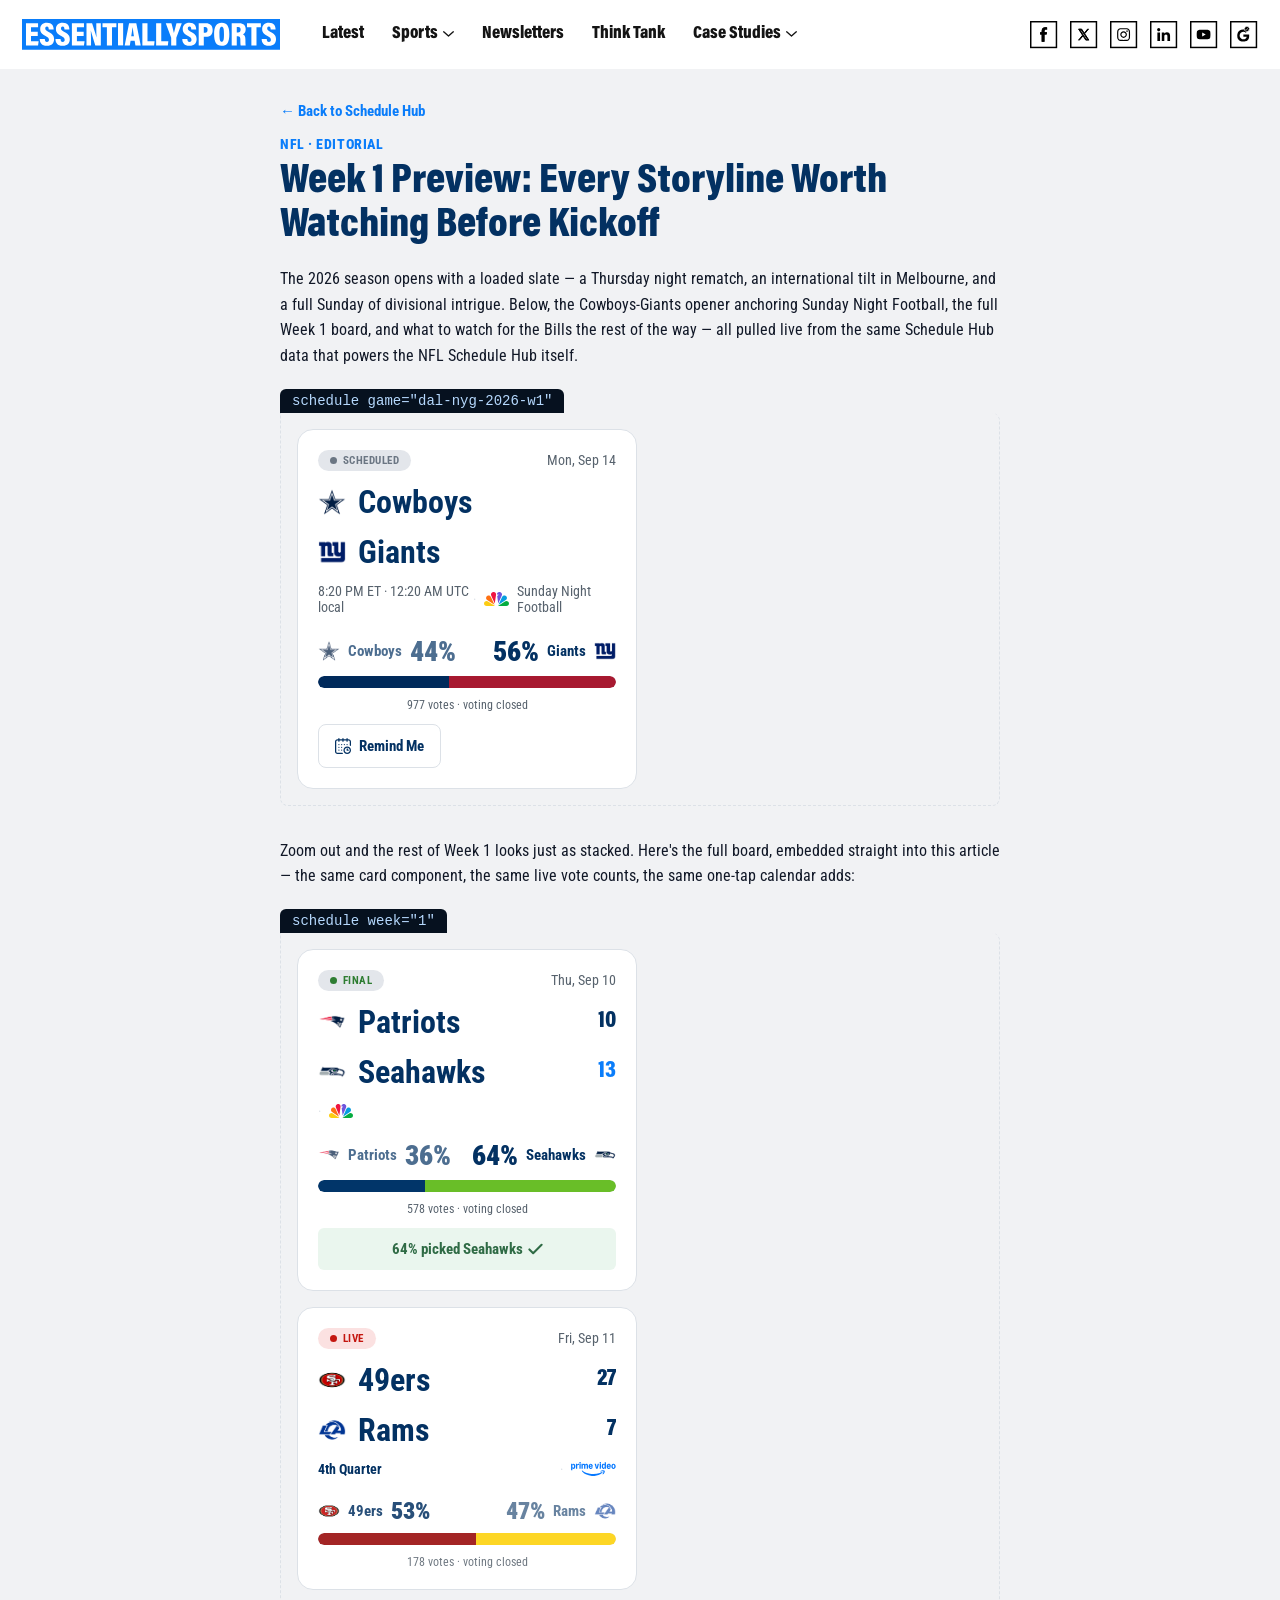
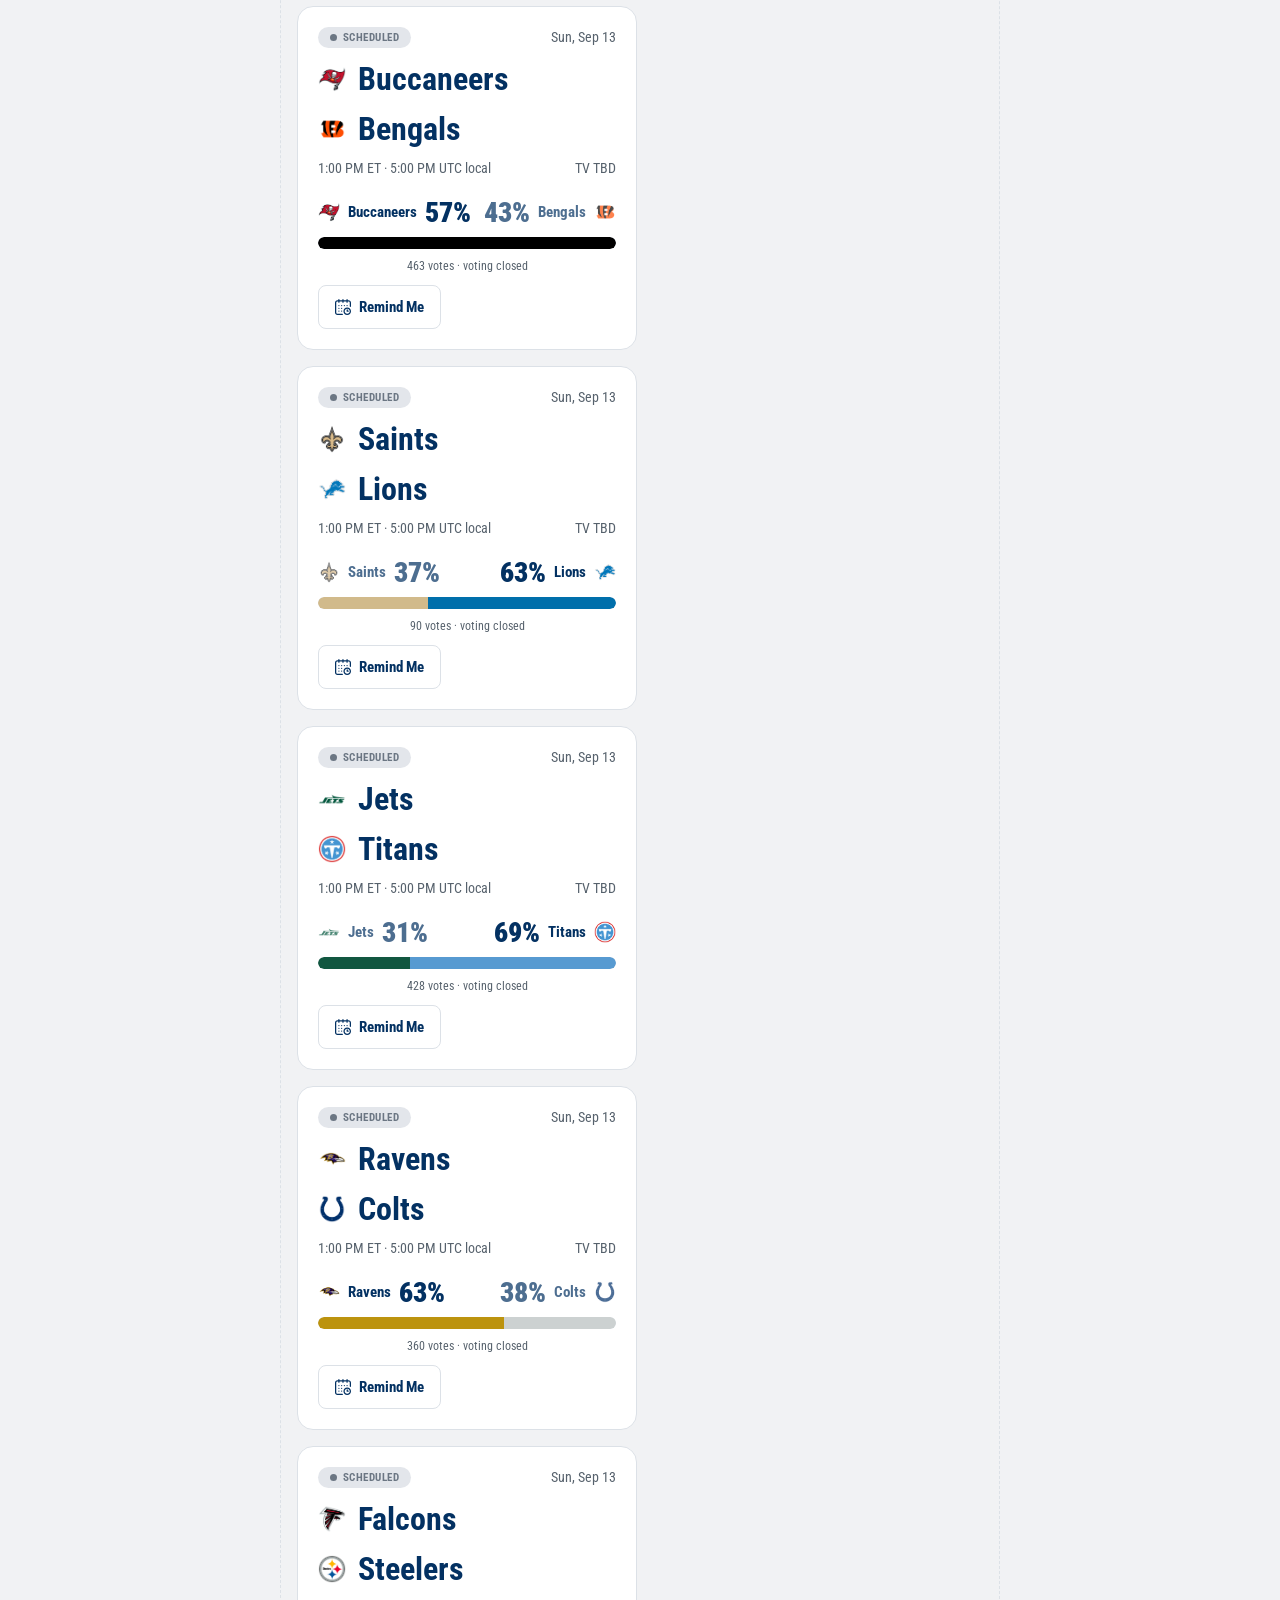
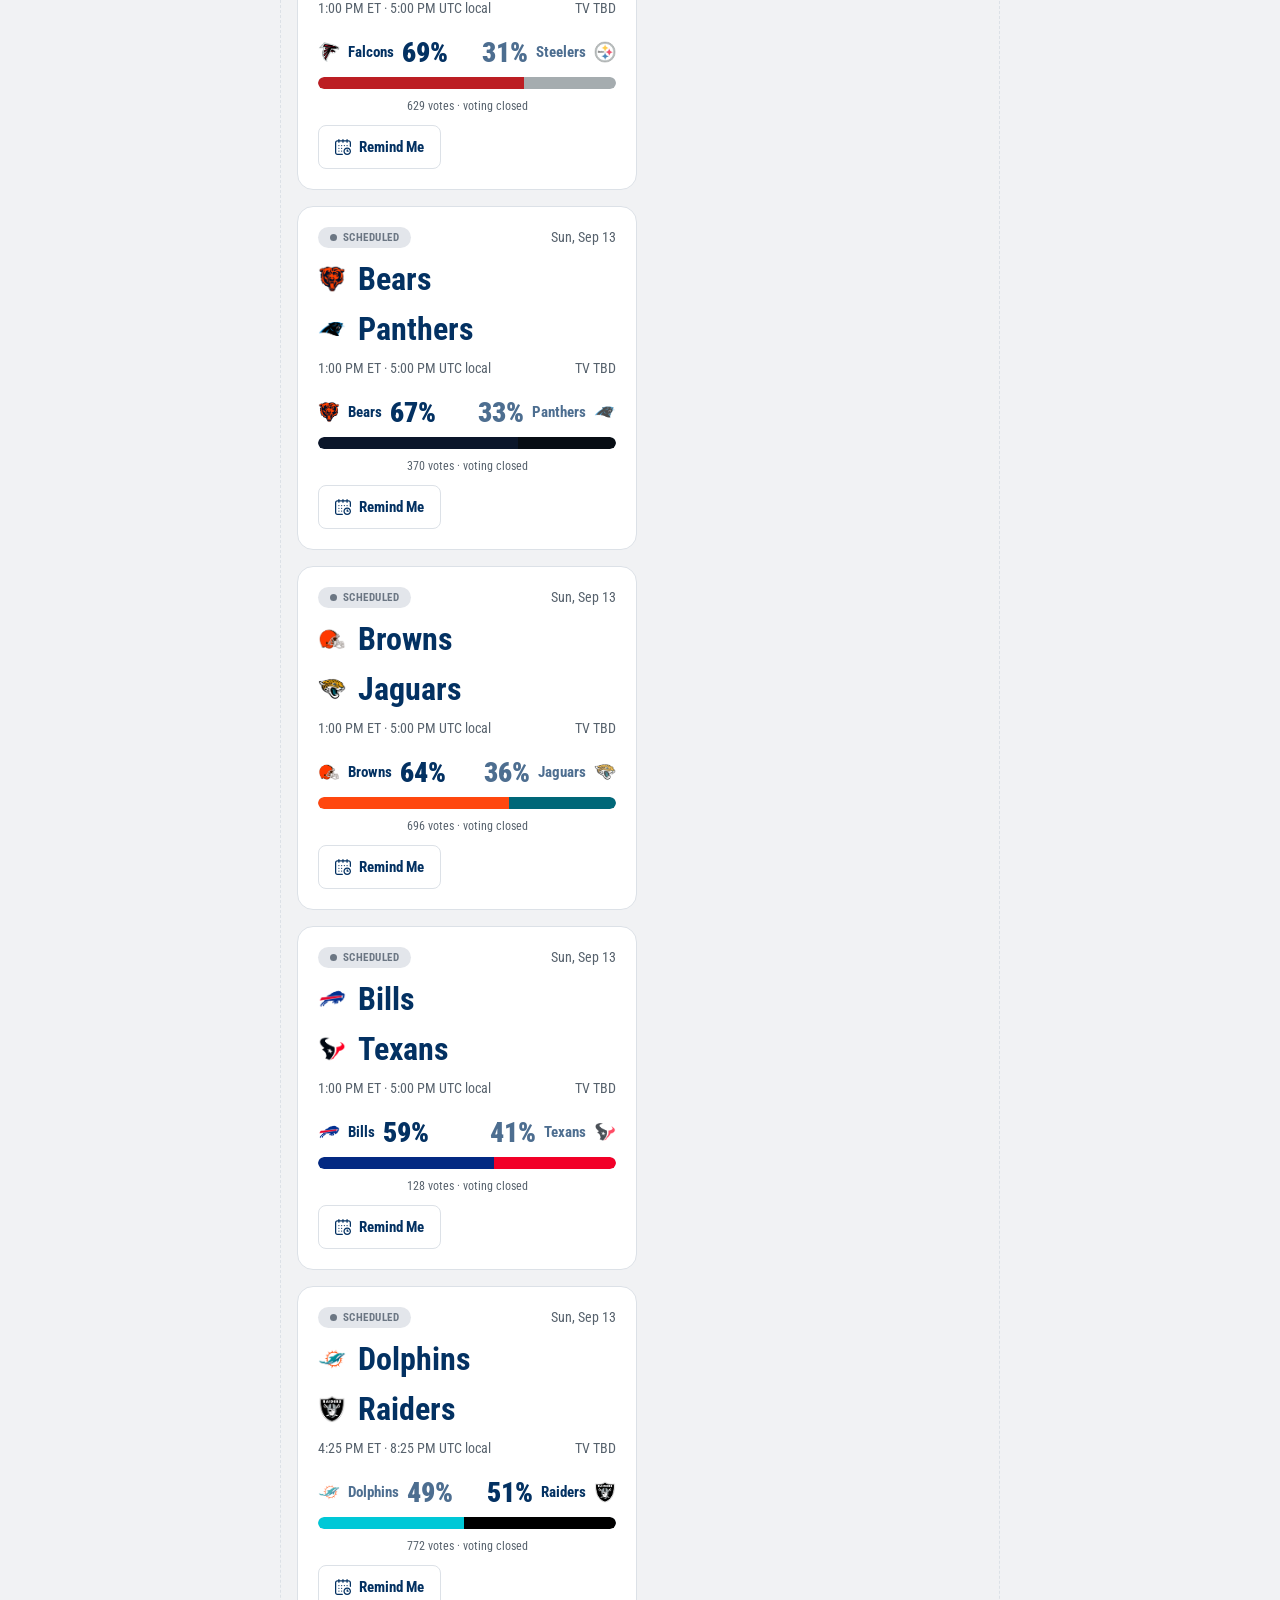
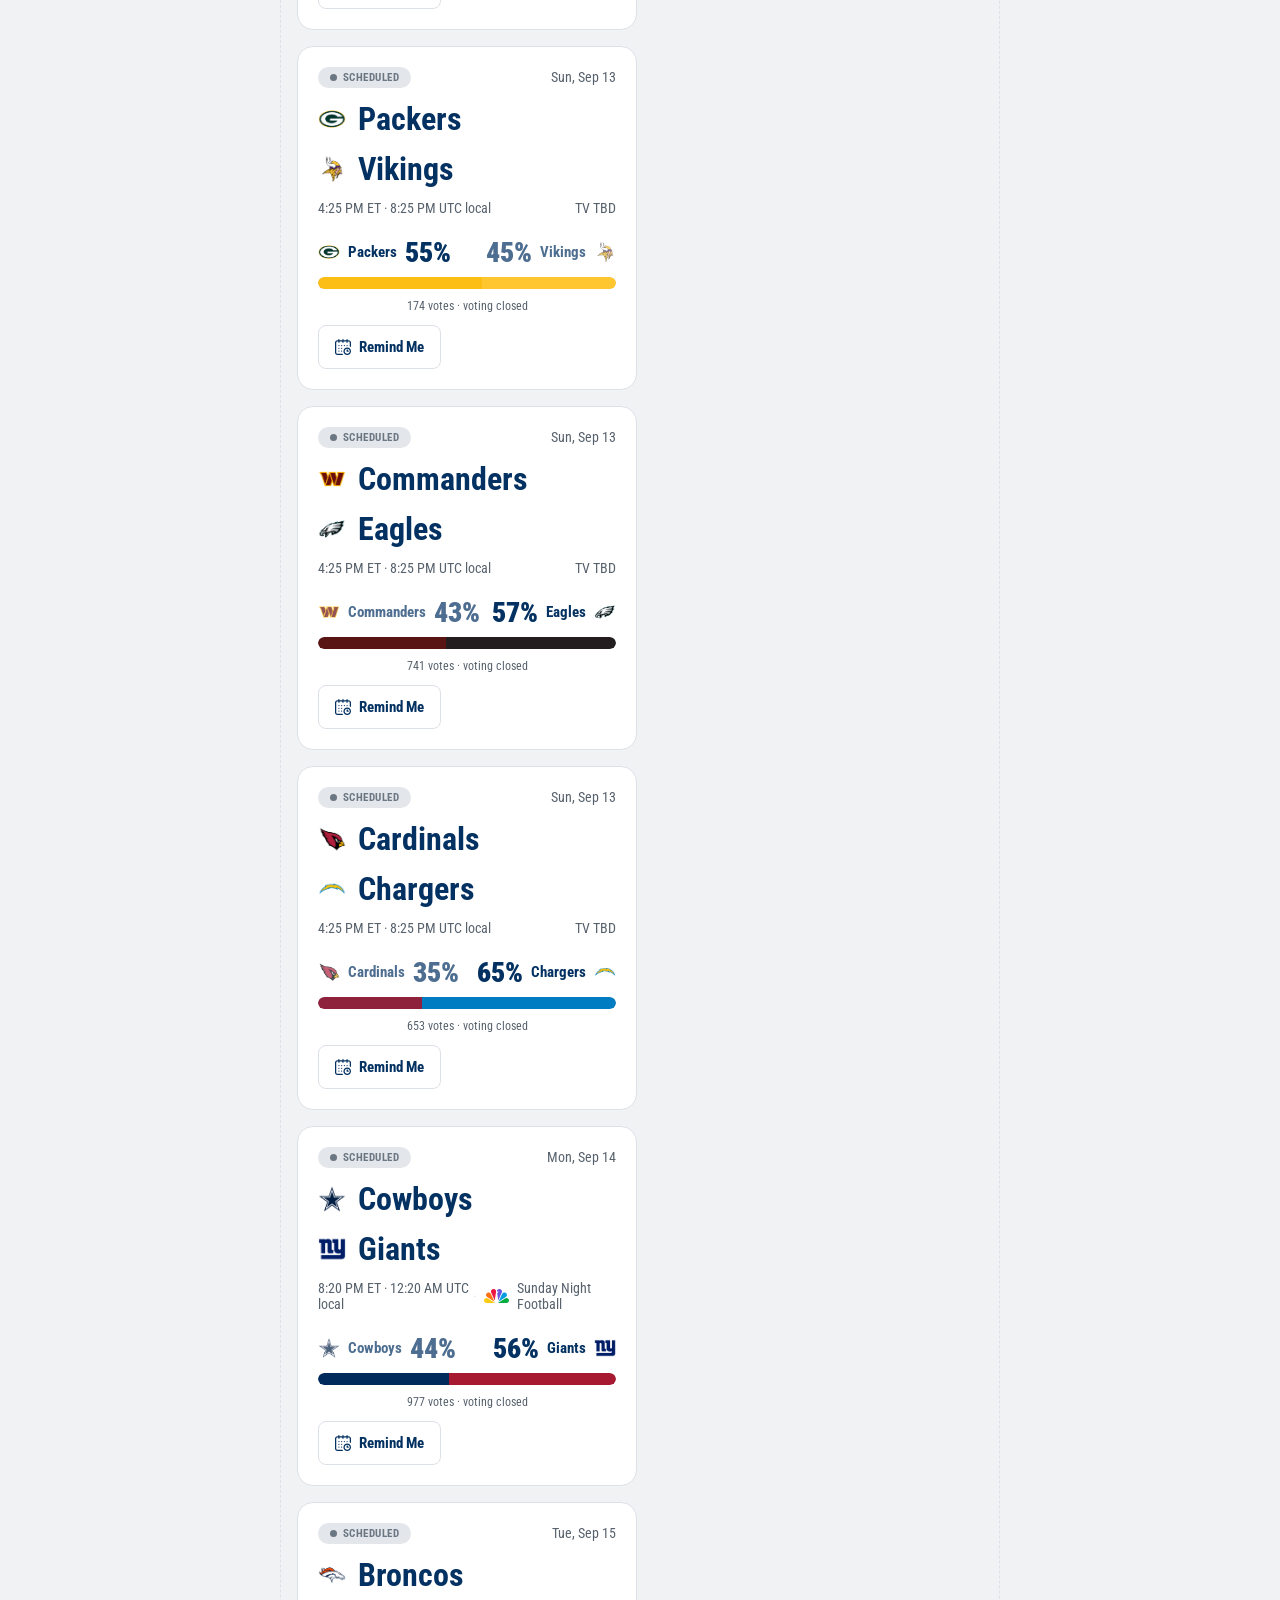
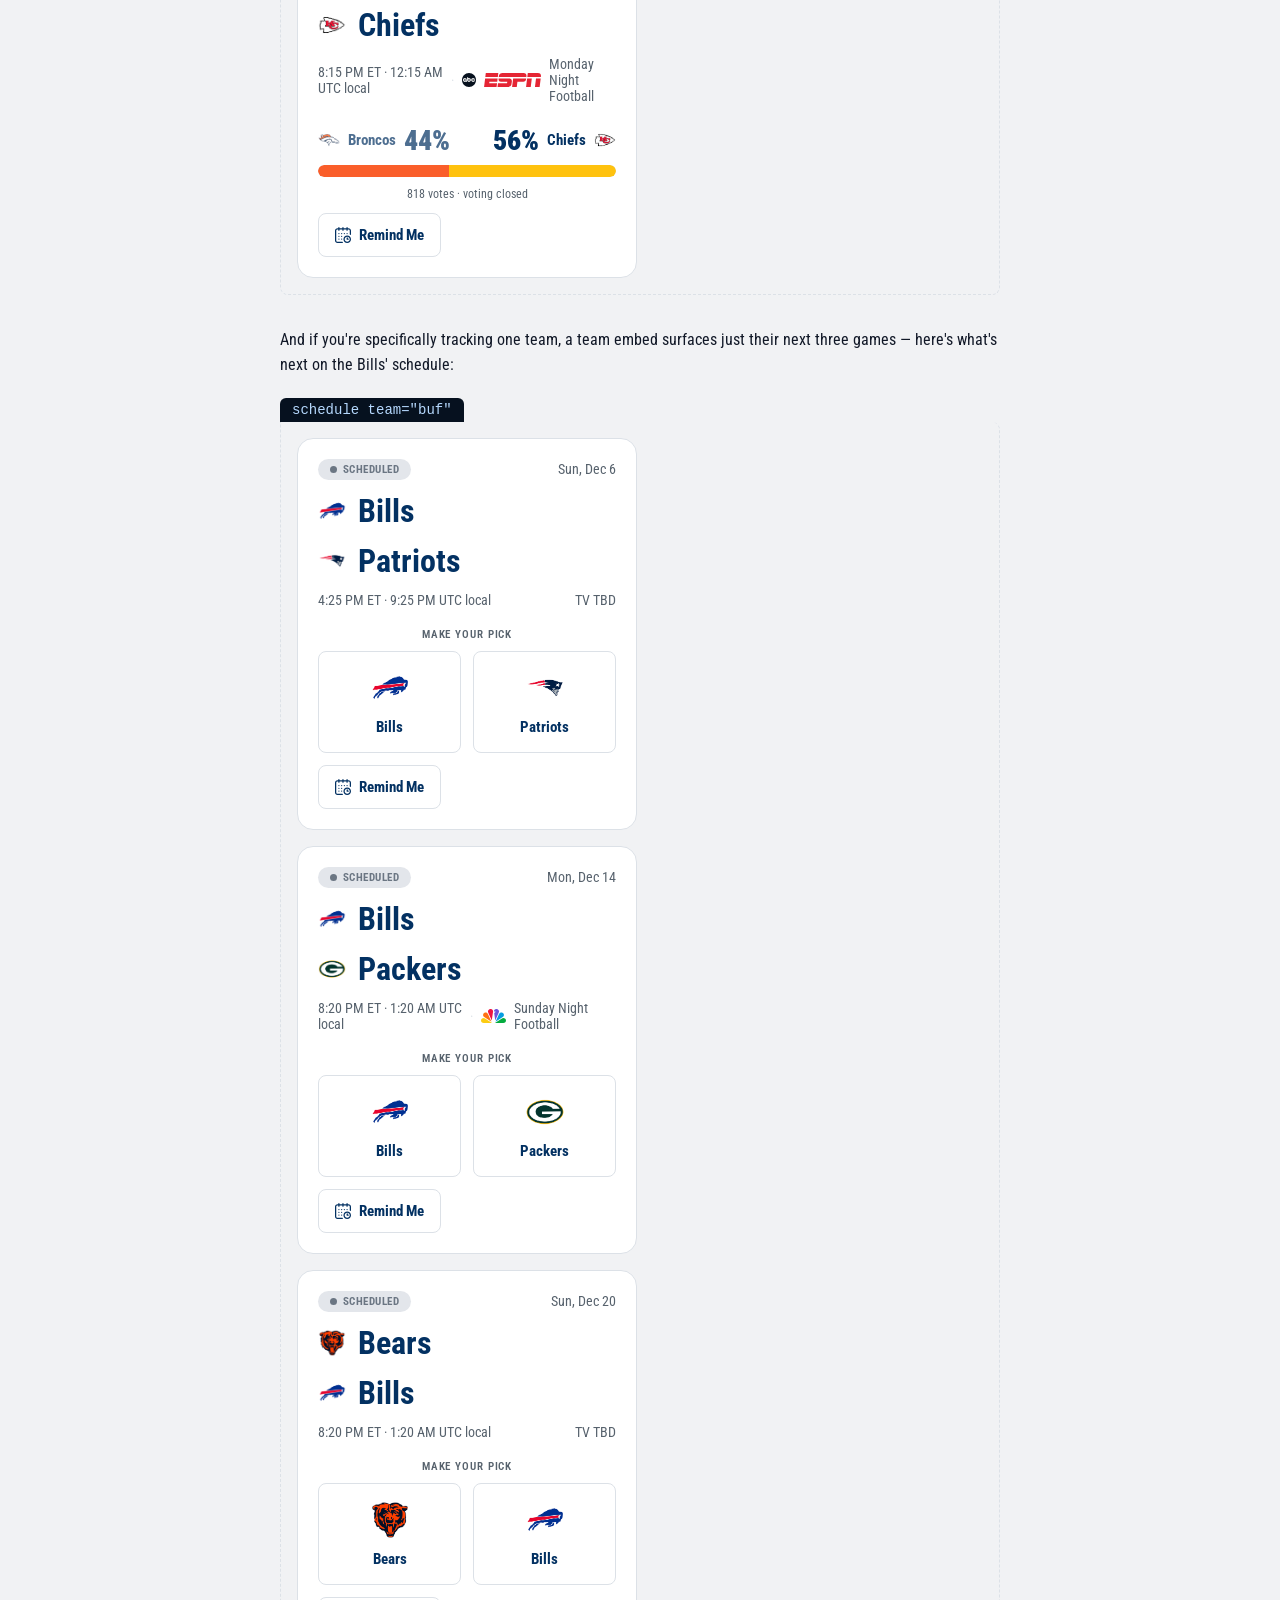
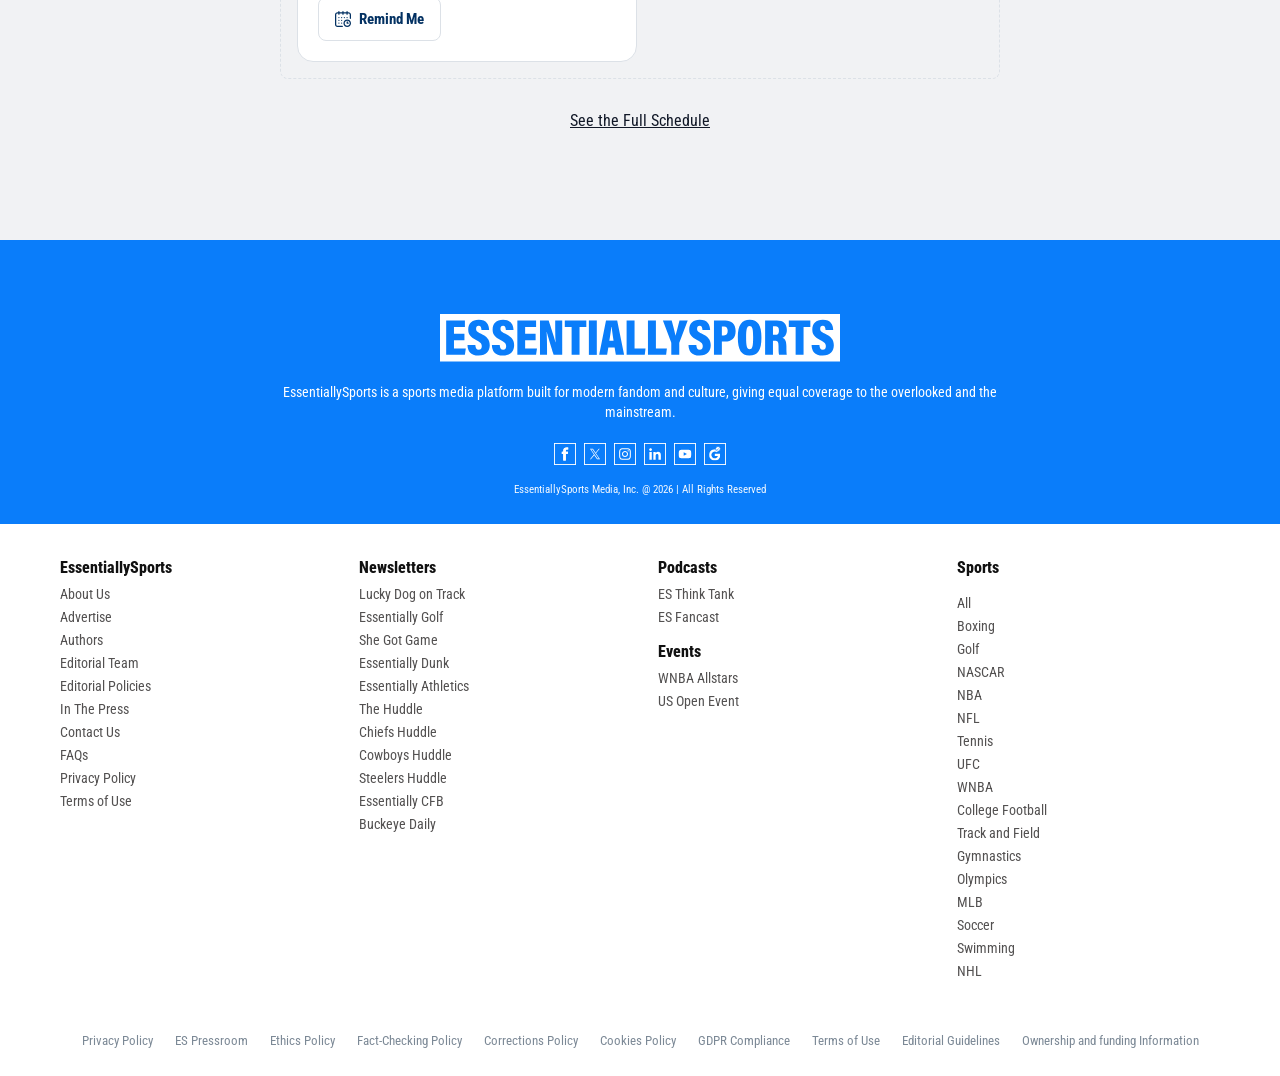
<file: article-demo.html>
<!doctype html>
<html lang="en">
<head>
<meta charset="utf-8">
<meta name="viewport" content="width=device-width, initial-scale=1">
<title>Article Embed Demo — NFL Schedule Hub</title>
<link rel="icon" href="assets/logos/favicon-es.ico">
<link rel="preconnect" href="https://fonts.gstatic.com" crossorigin>
<link href="https://fonts.googleapis.com/css2?family=Roboto+Condensed:wght@400;700;800;900&family=Roboto:wght@400;500;700&display=swap" rel="stylesheet">
<link rel="stylesheet" href="css/tokens.css?v=1789111872">
<link rel="stylesheet" href="css/styles.css?v=1789111872">
</head>
<body>

<nav class="navbar">
  <a class="navbar-logo" href="https://www.essentiallysports.com/" aria-label="EssentiallySports home">
    <img src="assets/logos/brand-logo-blue.svg" alt="EssentiallySports">
  </a>
  <div class="navbar-menu">
    <a href="https://www.essentiallysports.com/latest-news/">Latest</a>
    <details class="nav-dropdown">
      <summary>Sports <span class="nav-caret"><svg class="icon-chevron" viewBox="0 0 16 10" fill="none" aria-hidden="true"><path d="M14.98 1.14 7.98 7.14.98 1.14" stroke="currentColor" stroke-width="2" stroke-linecap="round" stroke-linejoin="round"/></svg></span></summary>
      <aside class="nav-panel nav-panel-sports">
        <h3>Sports</h3>
        <div class="nav-panel-grid">
          <div class="nav-panel-col">
            <details class="nav-subdetails">
              <summary>NFL <span class="nav-chev-right"><svg class="icon-chevron" viewBox="0 0 16 10" fill="none" aria-hidden="true"><path d="M14.98 1.14 7.98 7.14.98 1.14" stroke="currentColor" stroke-width="2" stroke-linecap="round" stroke-linejoin="round"/></svg></span></summary>
              <aside class="side-flyout nfl-flyout">
                <a class="nfl-all-news" href="https://www.essentiallysports.com/category/nfl/">All News</a>
                <div class="nfl-divisions">
                  <div class="nfl-division">
                    <p class="division-label">NFC East</p>
                    <div class="pill-row">
                      <a href="https://www.essentiallysports.com/category/dallas-cowboys/"><span class="team-pill" style="color:#BACAD3;background:#002A5B;">Cowboys</span></a>
                      <a href="https://www.essentiallysports.com/category/philadelphia-eagles/"><span class="team-pill" style="color:#FFFFFF;background:#241D1F;">Eagles</span></a>
                      <a href="https://www.essentiallysports.com/category/washington-commanders/"><span class="team-pill" style="color:#FFB611;background:#591414;">Commanders</span></a>
                      <a href="https://www.essentiallysports.com/category/new-york-giants/"><span class="team-pill" style="color:#FFFFFF;background:#A71930;">Giants</span></a>
                    </div>
                  </div>
                  <div class="nfl-division">
                    <p class="division-label">AFC East</p>
                    <div class="pill-row">
                      <a href="https://www.essentiallysports.com/category/miami-dolphins/"><span class="team-pill" style="color:#004966;background:#00C8D7;">Dolphins</span></a>
                      <a href="https://www.essentiallysports.com/category/new-york-jets/"><span class="team-pill" style="color:#FFFFFF;background:#115740;">Jets</span></a>
                      <a href="https://www.essentiallysports.com/category/buffalo-bills/"><span class="team-pill" style="color:#F70542;background:#032982;">Bills</span></a>
                      <a href="https://www.essentiallysports.com/category/new-england-patriots/"><span class="team-pill" style="color:#FFFFFF;background:#013569;">Patriots</span></a>
                    </div>
                  </div>
                  <div class="nfl-division">
                    <p class="division-label">NFC West</p>
                    <div class="pill-row">
                      <a href="https://www.essentiallysports.com/category/los-angeles-rams/"><span class="team-pill" style="color:#003594;background:#FDCF00;">Rams</span></a>
                      <a href="https://www.essentiallysports.com/category/arizona-cardinals/"><span class="team-pill" style="color:#FFBE26;background:#8E223D;">Cardinals</span></a>
                      <a href="https://www.essentiallysports.com/category/seattle-seahawks/"><span class="team-pill" style="color:#00004F;background:#69BE28;">Seahawks</span></a>
                      <a href="https://www.essentiallysports.com/category/san-francisco-49ers/"><span class="team-pill" style="color:#E9CB94;background:#930000;">49ers</span></a>
                    </div>
                  </div>
                  <div class="nfl-division">
                    <p class="division-label">AFC West</p>
                    <div class="pill-row">
                      <a href="https://www.essentiallysports.com/category/las-vegas-raiders/"><span class="team-pill" style="color:#C4C9CC;background:#000000;">Raiders</span></a>
                      <a href="https://www.essentiallysports.com/category/kansas-city-chiefs/"><span class="team-pill" style="color:#000000;background:#FFC20E;">Chiefs</span></a>
                      <a href="https://www.essentiallysports.com/category/denver-broncos/"><span class="team-pill" style="color:#002144;background:#FA5E2A;">Broncos</span></a>
                      <a href="https://www.essentiallysports.com/category/los-angeles-chargers-nfl/"><span class="team-pill" style="color:#FFCA1C;background:#007CC3;">Chargers</span></a>
                    </div>
                  </div>
                  <div class="nfl-division">
                    <p class="division-label">NFC South</p>
                    <div class="pill-row">
                      <a href="https://www.essentiallysports.com/category/atlanta-falcons/"><span class="team-pill" style="color:#FFFFFF;background:#BC1E23;">Falcons</span></a>
                      <a href="https://www.essentiallysports.com/category/carolina-panthers/"><span class="team-pill" style="color:#008CD2;background:#070D14;">Panthers</span></a>
                      <a href="https://www.essentiallysports.com/category/tampa-bay-buccaneers/"><span class="team-pill" style="color:#EE0C0C;background:#000000;">Buccaneers</span></a>
                      <a href="https://www.essentiallysports.com/category/new-orleans-saints/"><span class="team-pill" style="color:#0F1720;background:#D1BA8B;">Saints</span></a>
                    </div>
                  </div>
                  <div class="nfl-division">
                    <p class="division-label">AFC South</p>
                    <div class="pill-row">
                      <a href="https://www.essentiallysports.com/category/tennessee-titans/"><span class="team-pill" style="color:#012850;background:#579AD1;">Titans</span></a>
                      <a href="https://www.essentiallysports.com/category/jacksonville-jaguars-nfl/"><span class="team-pill" style="color:#FFFFFF;background:#006778;">Jaguars</span></a>
                      <a href="https://www.essentiallysports.com/category/indianapolis-colts/"><span class="team-pill" style="color:#023064;background:#CCD1D1;">Colts</span></a>
                      <a href="https://www.essentiallysports.com/category/houston-texans/"><span class="team-pill" style="color:#000000;background:#F20028;">Texans</span></a>
                    </div>
                  </div>
                  <div class="nfl-division">
                    <p class="division-label">NFC North</p>
                    <div class="pill-row">
                      <a href="https://www.essentiallysports.com/category/green-bay-packers/"><span class="team-pill" style="color:#23423C;background:#FCBE15;">Packers</span></a>
                      <a href="https://www.essentiallysports.com/category/chicago-bears/"><span class="team-pill" style="color:#F04400;background:#0B162A;">Bears</span></a>
                      <a href="https://www.essentiallysports.com/category/detroit-lions/"><span class="team-pill" style="color:#FFFFFF;background:#006FAB;">Lions</span></a>
                      <a href="https://www.essentiallysports.com/category/minnesota-vikings/"><span class="team-pill" style="color:#4F2683;background:#FFC62F;">Vikings</span></a>
                    </div>
                  </div>
                  <div class="nfl-division">
                    <p class="division-label">AFC North</p>
                    <div class="pill-row">
                      <a href="https://www.essentiallysports.com/category/cincinnati-bengals/"><span class="team-pill" style="color:#FF5C22;background:#000000;">Bengals</span></a>
                      <a href="https://www.essentiallysports.com/category/baltimore-ravens/"><span class="team-pill" style="color:#231672;background:#BC930E;">Ravens</span></a>
                      <a href="https://www.essentiallysports.com/category/cleveland-browns/"><span class="team-pill" style="color:#FFFFFF;background:#FF470F;">Browns</span></a>
                      <a href="https://www.essentiallysports.com/category/pittsburgh-steelers/"><span class="team-pill" style="color:#000000;background:#A5ACAF;">Steelers</span></a>
                    </div>
                  </div>
                </div>
              </aside>
            </details>
            <a href="https://www.essentiallysports.com/category/college-football/">College Football</a>
            <a href="https://www.essentiallysports.com/category/college-basketball/">College Basketball</a>
            <a href="https://www.essentiallysports.com/category/golf/">Golf</a>
          </div>
          <div class="nav-panel-col">
            <a href="https://www.essentiallysports.com/category/tennis/">Tennis</a>
            <a href="https://www.essentiallysports.com/category/boxing/">Boxing</a>
            <a href="https://www.essentiallysports.com/category/nba/">NBA</a>
            <a href="https://www.essentiallysports.com/category/nascar/">NASCAR</a>
          </div>
          <div class="nav-panel-col">
            <a href="https://www.essentiallysports.com/category/olympics/">Olympics</a>
            <a href="https://www.essentiallysports.com/category/ufc/">UFC</a>
            <a href="https://www.essentiallysports.com/category/wnba/">WNBA</a>
            <a href="https://www.essentiallysports.com/category/baseball/">MLB</a>
          </div>
        </div>
      </aside>
    </details>
    <a href="https://www.essentiallysports.com/newsletter-hub/">Newsletters</a>
    <a href="https://www.essentiallysports.com/think-tank/">Think Tank</a>
    <details class="nav-dropdown">
      <summary>Case Studies <span class="nav-caret"><svg class="icon-chevron" viewBox="0 0 16 10" fill="none" aria-hidden="true"><path d="M14.98 1.14 7.98 7.14.98 1.14" stroke="currentColor" stroke-width="2" stroke-linecap="round" stroke-linejoin="round"/></svg></span></summary>
      <aside class="nav-panel nav-panel-case">
        <h3>Case Studies</h3>
        <div class="nav-single-col">
          <details class="nav-subdetails">
            <summary>Partnerships <span class="nav-chev-right"><svg class="icon-chevron" viewBox="0 0 16 10" fill="none" aria-hidden="true"><path d="M14.98 1.14 7.98 7.14.98 1.14" stroke="currentColor" stroke-width="2" stroke-linecap="round" stroke-linejoin="round"/></svg></span></summary>
            <aside class="side-flyout case-flyout">
              <a href="https://case-study.essentiallysports.com">Dude Wipes</a>
            </aside>
          </details>
          <details class="nav-subdetails">
            <summary>Events <span class="nav-chev-right"><svg class="icon-chevron" viewBox="0 0 16 10" fill="none" aria-hidden="true"><path d="M14.98 1.14 7.98 7.14.98 1.14" stroke="currentColor" stroke-width="2" stroke-linecap="round" stroke-linejoin="round"/></svg></span></summary>
            <aside class="side-flyout case-flyout">
              <a href="https://www.essentiallysports.com/wnba-all-star-2025-event/">WNBA Allstars</a>
              <a href="https://www.essentiallysports.com/us-open-2025/">US Open Event</a>
            </aside>
          </details>
        </div>
      </aside>
    </details>
  </div>
  <div class="navbar-right">
    <a class="navbar-icon-btn" href="https://www.facebook.com/essentiallysports" aria-label="Facebook"><img src="assets/social-icons/nav-facebook.svg" alt=""></a>
    <a class="navbar-icon-btn" href="https://twitter.com/es_sportsnews/" aria-label="X (Twitter)"><img src="assets/social-icons/nav-x.svg" alt=""></a>
    <a class="navbar-icon-btn" href="https://www.instagram.com/essentiallysportsmedia" aria-label="Instagram"><img src="assets/social-icons/nav-instagram.svg" alt=""></a>
    <a class="navbar-icon-btn" href="https://www.linkedin.com/company/essentially-sports" aria-label="LinkedIn"><img src="assets/social-icons/nav-linkedin.svg" alt=""></a>
    <a class="navbar-icon-btn" href="https://www.youtube.com/@EssentiallySportsMedia" aria-label="YouTube"><img src="assets/social-icons/nav-youtube.svg" alt=""></a>
    <a class="navbar-icon-btn" href="https://g.co/kgs/YnkMpk5" aria-label="Google News"><img src="assets/social-icons/nav-google-news.svg" alt=""></a>
  </div>
  <button class="navbar-toggle" id="navToggle" aria-label="Menu" aria-expanded="false">&#9776;</button>
</nav>

<main class="page" style="max-width:760px;">
  <a class="back-link" href="index.html">&larr; Back to Schedule Hub</a>

  <article>
    <p class="card-meta" style="text-transform:uppercase; letter-spacing:.04em; color:#0A7DFA; font-weight:800;">NFL &middot; Editorial</p>
    <h1 style="font-family:var(--font-display); font-weight:900; font-size:clamp(28px,4vw,42px); color:var(--text-navy); line-height:1.05; margin:8px 0 18px;">
      Week 1 Preview: Every Storyline Worth Watching Before Kickoff
    </h1>
    <p style="font-size:16px; line-height:1.6; color:var(--text-primary); margin-bottom:20px;">
      The 2026 season opens with a loaded slate — a Thursday night rematch, an international tilt in Melbourne,
      and a full Sunday of divisional intrigue. Below, the Cowboys-Giants opener anchoring Sunday Night Football,
      the full Week 1 board, and what to watch for the Bills the rest of the way — all pulled live from the same
      Schedule Hub data that powers the NFL Schedule Hub itself.
    </p>

    <div class="embed-block">
      <div class="embed-tag">schedule game="dal-nyg-2026-w1"</div>
      <div class="embed-mount schedule-embed" data-game="dal-nyg-2026-w1"></div>
    </div>

    <p style="font-size:16px; line-height:1.6; color:var(--text-primary); margin-bottom:20px;">
      Zoom out and the rest of Week 1 looks just as stacked. Here's the full board, embedded straight into this
      article — the same card component, the same live vote counts, the same one-tap calendar adds:
    </p>

    <div class="embed-block">
      <div class="embed-tag">schedule week="1"</div>
      <div class="embed-mount schedule-embed" data-week="1"></div>
    </div>

    <p style="font-size:16px; line-height:1.6; color:var(--text-primary); margin-bottom:20px;">
      And if you're specifically tracking one team, a team embed surfaces just their next three games —
      here's what's next on the Bills' schedule:
    </p>

    <div class="embed-block">
      <div class="embed-tag">schedule team="buf"</div>
      <div class="embed-mount schedule-embed" data-team="buf"></div>
    </div>

    <p style="text-align:center; margin: 30px 0;">
      <a class="cta-btn full-schedule-link" href="index.html" style="max-width:280px; margin:0 auto;">See the Full Schedule</a>
    </p>
  </article>
</main>

<footer class="site-footer">
  <div class="footer-hero">
    <a class="footer-logo-link" href="https://www.essentiallysports.com/">
      <img class="footer-logo-img" src="assets/logos/brand-logo-white.svg" alt="EssentiallySports">
    </a>
    <p class="footer-blurb">EssentiallySports is a sports media platform built for modern fandom and culture, giving equal coverage to the overlooked and the mainstream.</p>
    <div class="footer-socials" aria-label="Social links">
      <a href="https://www.facebook.com/essentiallysports" aria-label="Facebook"><img src="assets/social-icons/footer-facebook.svg" alt=""></a>
      <a href="https://twitter.com/es_sportsnews/" aria-label="X (Twitter)"><img src="assets/social-icons/footer-x.svg" alt=""></a>
      <a href="https://www.instagram.com/essentiallysportsmedia" aria-label="Instagram"><img src="assets/social-icons/footer-instagram.svg" alt=""></a>
      <a href="https://www.linkedin.com/company/essentially-sports" aria-label="LinkedIn"><img src="assets/social-icons/footer-linkedin.svg" alt=""></a>
      <a href="https://www.youtube.com/@EssentiallySportsMedia" aria-label="YouTube"><img src="assets/social-icons/footer-youtube.svg" alt=""></a>
      <a href="https://g.co/kgs/YnkMpk5" aria-label="Google News"><img src="assets/social-icons/footer-google-news.svg" alt=""></a>
    </div>
    <div class="footer-copy">EssentiallySports Media, Inc. &commat; 2026 | All Rights Reserved</div>
  </div>
  <div class="footer-links">
    <div class="footer-col">
      <span>EssentiallySports</span>
      <a href="https://www.essentiallysports.com/about-us/">About Us</a>
      <a href="https://www.essentiallysports.com/advertise/">Advertise</a>
      <a href="https://www.essentiallysports.com/authors/">Authors</a>
      <a href="https://www.essentiallysports.com/editorial-team/">Editorial Team</a>
      <a href="https://www.essentiallysports.com/editorial-guidelines/">Editorial Policies</a>
      <a href="https://www.essentiallysports.com/es-pressroom/">In The Press</a>
      <a href="https://www.essentiallysports.com/contact-us/">Contact Us</a>
      <a href="https://www.essentiallysports.com/frequently-asked-questions/">FAQs</a>
      <a href="https://www.essentiallysports.com/privacy-policy/">Privacy Policy</a>
      <a href="https://www.essentiallysports.com/terms-of-use/">Terms of Use</a>
    </div>
    <div class="footer-col">
      <span>Newsletters</span>
      <a href="https://essentiallysports.beehiiv.com/">Lucky Dog on Track</a>
      <a href="https://essentiallygolf.beehiiv.com/">Essentially Golf</a>
      <a href="https://shegotgame.beehiiv.com/">She Got Game</a>
      <a href="https://essentially-basketball.beehiiv.com/">Essentially Dunk</a>
      <a href="https://essentiallyathletics.beehiiv.com/">Essentially Athletics</a>
      <a href="https://the-nfl-huddle.beehiiv.com/">The Huddle</a>
      <a href="https://chiefs-huddle.beehiiv.com/">Chiefs Huddle</a>
      <a href="https://cowboys-huddle.beehiiv.com/">Cowboys Huddle</a>
      <a href="https://steelers-huddle.beehiiv.com/">Steelers Huddle</a>
      <a href="https://es-college-football.beehiiv.com/">Essentially CFB</a>
      <a href="https://buckeye-daily.beehiiv.com/">Buckeye Daily</a>
    </div>
    <div class="footer-col">
      <span>Podcasts</span>
      <a href="https://www.essentiallysports.com/think-tank/">ES Think Tank</a>
      <a href="https://www.essentiallysports.com/fancast/">ES Fancast</a>
      <span style="margin-top:10px;">Events</span>
      <a href="https://www.essentiallysports.com/wnba-all-star-2025-event/">WNBA Allstars</a>
      <a href="https://www.essentiallysports.com/us-open-2025/">US Open Event</a>
    </div>
    <div class="footer-col sports">
      <span>Sports</span><span></span>
      <a href="https://www.essentiallysports.com/">All</a>
      <a href="https://www.essentiallysports.com/category/boxing/">Boxing</a>
      <a href="https://www.essentiallysports.com/category/golf/">Golf</a>
      <a href="https://www.essentiallysports.com/category/nascar/">NASCAR</a>
      <a href="https://www.essentiallysports.com/category/nba/">NBA</a>
      <a href="https://www.essentiallysports.com/category/nfl/">NFL</a>
      <a href="https://www.essentiallysports.com/category/tennis/">Tennis</a>
      <a href="https://www.essentiallysports.com/category/ufc/">UFC</a>
      <a href="https://www.essentiallysports.com/category/wnba/">WNBA</a>
      <a href="https://www.essentiallysports.com/category/college-football/">College Football</a>
      <a href="https://www.essentiallysports.com/category/track-and-field/">Track and Field</a>
      <a href="https://www.essentiallysports.com/category/gymnastics/">Gymnastics</a>
      <a href="https://www.essentiallysports.com/category/olympics/">Olympics</a>
      <a href="https://www.essentiallysports.com/category/baseball/">MLB</a>
      <a href="https://www.essentiallysports.com/category/soccer/">Soccer</a>
      <a href="https://www.essentiallysports.com/category/swimming/">Swimming</a>
      <a href="https://www.essentiallysports.com/category/nhl-nhl/">NHL</a>
    </div>
  </div>
  <div class="footer-bottom">
    <a href="https://www.essentiallysports.com/privacy-policy/">Privacy Policy</a>
    <a href="https://www.essentiallysports.com/es-pressroom/">ES Pressroom</a>
    <a href="https://www.essentiallysports.com/ethics-policy/">Ethics Policy</a>
    <a href="https://www.essentiallysports.com/fact-checking-policy/">Fact-Checking Policy</a>
    <a href="https://www.essentiallysports.com/corrections-policy/">Corrections Policy</a>
    <a href="https://www.essentiallysports.com/cookies-policy/">Cookies Policy</a>
    <a href="https://www.essentiallysports.com/gdpr-statement/">GDPR Compliance</a>
    <a href="https://www.essentiallysports.com/terms-of-use/">Terms of Use</a>
    <a href="https://www.essentiallysports.com/editorial-guidelines/">Editorial Guidelines</a>
    <a href="https://www.essentiallysports.com/ownership-and-funding-information/">Ownership and funding Information</a>
  </div>
</footer>

<div class="modal-backdrop" id="scheduleModal">
  <div class="modal">
    <h4>Remind Me</h4>
    <button class="modal-option" id="optGoogle">Google Calendar <span><svg class="icon-chevron" viewBox="0 0 16 10" fill="none" aria-hidden="true"><path d="M14.98 1.14 7.98 7.14.98 1.14" stroke="currentColor" stroke-width="2" stroke-linecap="round" stroke-linejoin="round"/></svg></span></button>
    <button class="modal-option" id="optIcs">Apple / Outlook (.ics) <span><svg class="icon-chevron" viewBox="0 0 16 10" fill="none" aria-hidden="true"><path d="M14.98 1.14 7.98 7.14.98 1.14" stroke="currentColor" stroke-width="2" stroke-linecap="round" stroke-linejoin="round"/></svg></span></button>
    <button class="modal-option" id="optCopy">Copy event link <span><svg class="icon-chevron" viewBox="0 0 16 10" fill="none" aria-hidden="true"><path d="M14.98 1.14 7.98 7.14.98 1.14" stroke="currentColor" stroke-width="2" stroke-linecap="round" stroke-linejoin="round"/></svg></span></button>
    <button class="modal-close" onclick="closeScheduleModal()">Cancel</button>
  </div>
</div>

<script src="js/data.js?v=1789111872"></script>
<script src="js/voting.js?v=1789111872"></script>
<script src="js/analytics.js?v=1789111872"></script>
<script src="js/game-card.js?v=1789111872"></script>
<script src="js/common.js?v=1789111872"></script>
<script src="js/embeds.js?v=1789111872"></script>
</body>
</html>
</file>
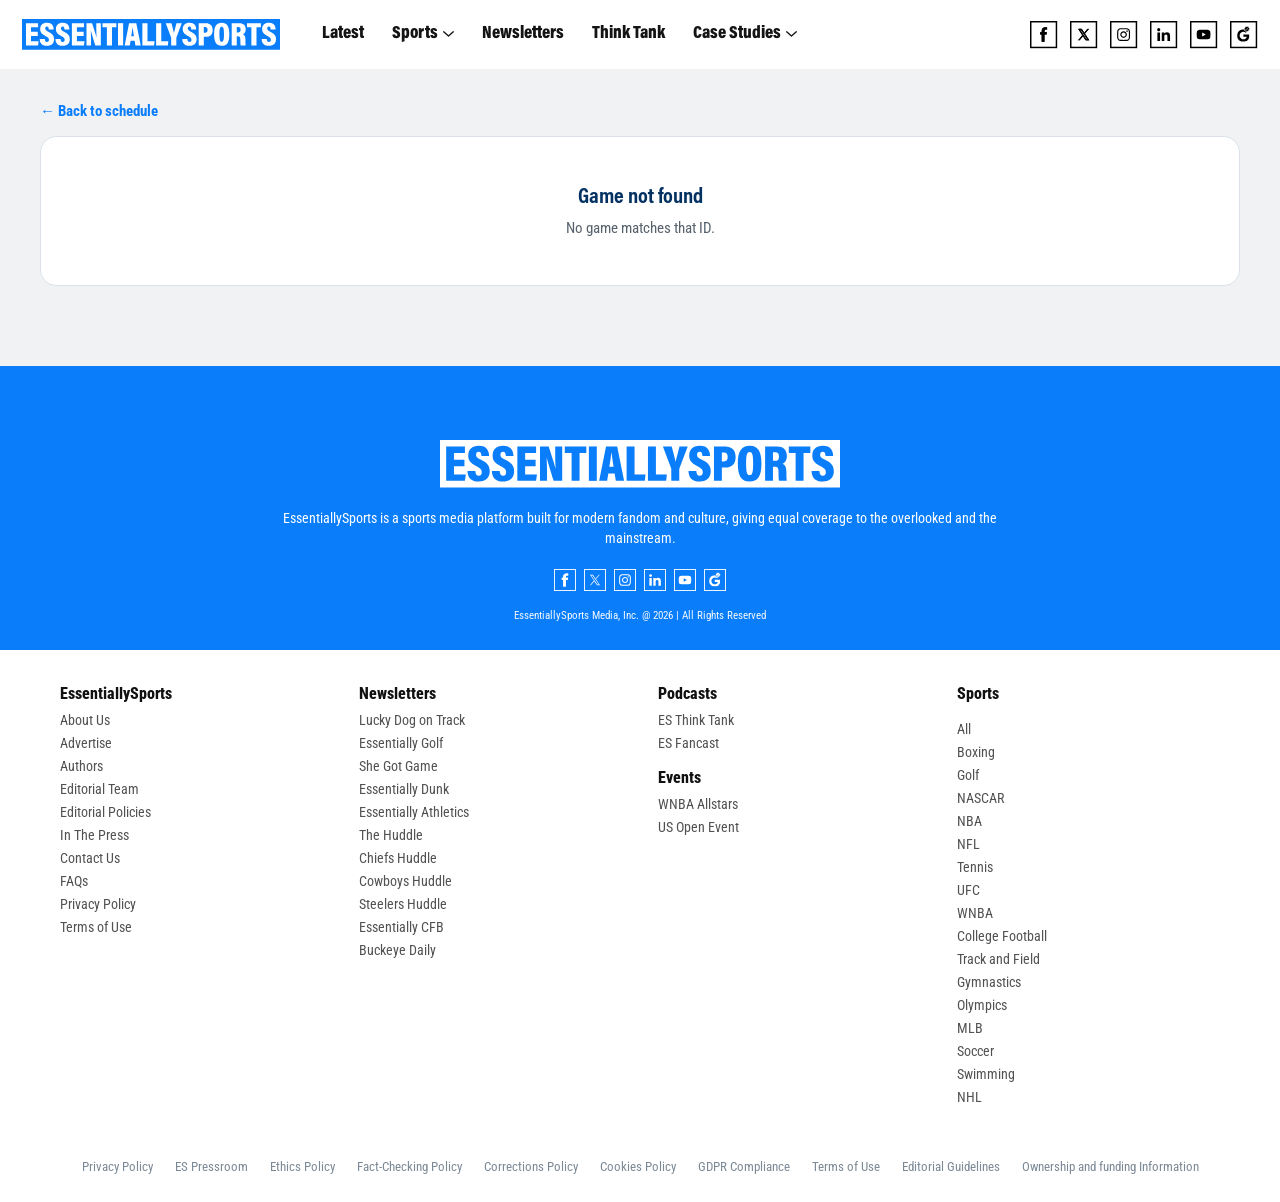
<file: game.html>
<!doctype html>
<html lang="en">
<head>
<meta charset="utf-8">
<meta name="viewport" content="width=device-width, initial-scale=1">
<title>Game — NFL Schedule Hub</title>
<link rel="icon" href="assets/logos/favicon-es.ico">
<link rel="preconnect" href="https://fonts.gstatic.com" crossorigin>
<link href="https://fonts.googleapis.com/css2?family=Roboto+Condensed:wght@400;700;800;900&family=Roboto:wght@400;500;700&display=swap" rel="stylesheet">
<link rel="stylesheet" href="css/tokens.css?v=1789111872">
<link rel="stylesheet" href="css/styles.css?v=1789111872">
</head>
<body>

<nav class="navbar">
  <a class="navbar-logo" href="https://www.essentiallysports.com/" aria-label="EssentiallySports home">
    <img src="assets/logos/brand-logo-blue.svg" alt="EssentiallySports">
  </a>
  <div class="navbar-menu">
    <a href="https://www.essentiallysports.com/latest-news/">Latest</a>
    <details class="nav-dropdown">
      <summary>Sports <span class="nav-caret"><svg class="icon-chevron" viewBox="0 0 16 10" fill="none" aria-hidden="true"><path d="M14.98 1.14 7.98 7.14.98 1.14" stroke="currentColor" stroke-width="2" stroke-linecap="round" stroke-linejoin="round"/></svg></span></summary>
      <aside class="nav-panel nav-panel-sports">
        <h3>Sports</h3>
        <div class="nav-panel-grid">
          <div class="nav-panel-col">
            <details class="nav-subdetails">
              <summary>NFL <span class="nav-chev-right"><svg class="icon-chevron" viewBox="0 0 16 10" fill="none" aria-hidden="true"><path d="M14.98 1.14 7.98 7.14.98 1.14" stroke="currentColor" stroke-width="2" stroke-linecap="round" stroke-linejoin="round"/></svg></span></summary>
              <aside class="side-flyout nfl-flyout">
                <a class="nfl-all-news" href="https://www.essentiallysports.com/category/nfl/">All News</a>
                <div class="nfl-divisions">
                  <div class="nfl-division">
                    <p class="division-label">NFC East</p>
                    <div class="pill-row">
                      <a href="https://www.essentiallysports.com/category/dallas-cowboys/"><span class="team-pill" style="color:#BACAD3;background:#002A5B;">Cowboys</span></a>
                      <a href="https://www.essentiallysports.com/category/philadelphia-eagles/"><span class="team-pill" style="color:#FFFFFF;background:#241D1F;">Eagles</span></a>
                      <a href="https://www.essentiallysports.com/category/washington-commanders/"><span class="team-pill" style="color:#FFB611;background:#591414;">Commanders</span></a>
                      <a href="https://www.essentiallysports.com/category/new-york-giants/"><span class="team-pill" style="color:#FFFFFF;background:#A71930;">Giants</span></a>
                    </div>
                  </div>
                  <div class="nfl-division">
                    <p class="division-label">AFC East</p>
                    <div class="pill-row">
                      <a href="https://www.essentiallysports.com/category/miami-dolphins/"><span class="team-pill" style="color:#004966;background:#00C8D7;">Dolphins</span></a>
                      <a href="https://www.essentiallysports.com/category/new-york-jets/"><span class="team-pill" style="color:#FFFFFF;background:#115740;">Jets</span></a>
                      <a href="https://www.essentiallysports.com/category/buffalo-bills/"><span class="team-pill" style="color:#F70542;background:#032982;">Bills</span></a>
                      <a href="https://www.essentiallysports.com/category/new-england-patriots/"><span class="team-pill" style="color:#FFFFFF;background:#013569;">Patriots</span></a>
                    </div>
                  </div>
                  <div class="nfl-division">
                    <p class="division-label">NFC West</p>
                    <div class="pill-row">
                      <a href="https://www.essentiallysports.com/category/los-angeles-rams/"><span class="team-pill" style="color:#003594;background:#FDCF00;">Rams</span></a>
                      <a href="https://www.essentiallysports.com/category/arizona-cardinals/"><span class="team-pill" style="color:#FFBE26;background:#8E223D;">Cardinals</span></a>
                      <a href="https://www.essentiallysports.com/category/seattle-seahawks/"><span class="team-pill" style="color:#00004F;background:#69BE28;">Seahawks</span></a>
                      <a href="https://www.essentiallysports.com/category/san-francisco-49ers/"><span class="team-pill" style="color:#E9CB94;background:#930000;">49ers</span></a>
                    </div>
                  </div>
                  <div class="nfl-division">
                    <p class="division-label">AFC West</p>
                    <div class="pill-row">
                      <a href="https://www.essentiallysports.com/category/las-vegas-raiders/"><span class="team-pill" style="color:#C4C9CC;background:#000000;">Raiders</span></a>
                      <a href="https://www.essentiallysports.com/category/kansas-city-chiefs/"><span class="team-pill" style="color:#000000;background:#FFC20E;">Chiefs</span></a>
                      <a href="https://www.essentiallysports.com/category/denver-broncos/"><span class="team-pill" style="color:#002144;background:#FA5E2A;">Broncos</span></a>
                      <a href="https://www.essentiallysports.com/category/los-angeles-chargers-nfl/"><span class="team-pill" style="color:#FFCA1C;background:#007CC3;">Chargers</span></a>
                    </div>
                  </div>
                  <div class="nfl-division">
                    <p class="division-label">NFC South</p>
                    <div class="pill-row">
                      <a href="https://www.essentiallysports.com/category/atlanta-falcons/"><span class="team-pill" style="color:#FFFFFF;background:#BC1E23;">Falcons</span></a>
                      <a href="https://www.essentiallysports.com/category/carolina-panthers/"><span class="team-pill" style="color:#008CD2;background:#070D14;">Panthers</span></a>
                      <a href="https://www.essentiallysports.com/category/tampa-bay-buccaneers/"><span class="team-pill" style="color:#EE0C0C;background:#000000;">Buccaneers</span></a>
                      <a href="https://www.essentiallysports.com/category/new-orleans-saints/"><span class="team-pill" style="color:#0F1720;background:#D1BA8B;">Saints</span></a>
                    </div>
                  </div>
                  <div class="nfl-division">
                    <p class="division-label">AFC South</p>
                    <div class="pill-row">
                      <a href="https://www.essentiallysports.com/category/tennessee-titans/"><span class="team-pill" style="color:#012850;background:#579AD1;">Titans</span></a>
                      <a href="https://www.essentiallysports.com/category/jacksonville-jaguars-nfl/"><span class="team-pill" style="color:#FFFFFF;background:#006778;">Jaguars</span></a>
                      <a href="https://www.essentiallysports.com/category/indianapolis-colts/"><span class="team-pill" style="color:#023064;background:#CCD1D1;">Colts</span></a>
                      <a href="https://www.essentiallysports.com/category/houston-texans/"><span class="team-pill" style="color:#000000;background:#F20028;">Texans</span></a>
                    </div>
                  </div>
                  <div class="nfl-division">
                    <p class="division-label">NFC North</p>
                    <div class="pill-row">
                      <a href="https://www.essentiallysports.com/category/green-bay-packers/"><span class="team-pill" style="color:#23423C;background:#FCBE15;">Packers</span></a>
                      <a href="https://www.essentiallysports.com/category/chicago-bears/"><span class="team-pill" style="color:#F04400;background:#0B162A;">Bears</span></a>
                      <a href="https://www.essentiallysports.com/category/detroit-lions/"><span class="team-pill" style="color:#FFFFFF;background:#006FAB;">Lions</span></a>
                      <a href="https://www.essentiallysports.com/category/minnesota-vikings/"><span class="team-pill" style="color:#4F2683;background:#FFC62F;">Vikings</span></a>
                    </div>
                  </div>
                  <div class="nfl-division">
                    <p class="division-label">AFC North</p>
                    <div class="pill-row">
                      <a href="https://www.essentiallysports.com/category/cincinnati-bengals/"><span class="team-pill" style="color:#FF5C22;background:#000000;">Bengals</span></a>
                      <a href="https://www.essentiallysports.com/category/baltimore-ravens/"><span class="team-pill" style="color:#231672;background:#BC930E;">Ravens</span></a>
                      <a href="https://www.essentiallysports.com/category/cleveland-browns/"><span class="team-pill" style="color:#FFFFFF;background:#FF470F;">Browns</span></a>
                      <a href="https://www.essentiallysports.com/category/pittsburgh-steelers/"><span class="team-pill" style="color:#000000;background:#A5ACAF;">Steelers</span></a>
                    </div>
                  </div>
                </div>
              </aside>
            </details>
            <a href="https://www.essentiallysports.com/category/college-football/">College Football</a>
            <a href="https://www.essentiallysports.com/category/college-basketball/">College Basketball</a>
            <a href="https://www.essentiallysports.com/category/golf/">Golf</a>
          </div>
          <div class="nav-panel-col">
            <a href="https://www.essentiallysports.com/category/tennis/">Tennis</a>
            <a href="https://www.essentiallysports.com/category/boxing/">Boxing</a>
            <a href="https://www.essentiallysports.com/category/nba/">NBA</a>
            <a href="https://www.essentiallysports.com/category/nascar/">NASCAR</a>
          </div>
          <div class="nav-panel-col">
            <a href="https://www.essentiallysports.com/category/olympics/">Olympics</a>
            <a href="https://www.essentiallysports.com/category/ufc/">UFC</a>
            <a href="https://www.essentiallysports.com/category/wnba/">WNBA</a>
            <a href="https://www.essentiallysports.com/category/baseball/">MLB</a>
          </div>
        </div>
      </aside>
    </details>
    <a href="https://www.essentiallysports.com/newsletter-hub/">Newsletters</a>
    <a href="https://www.essentiallysports.com/think-tank/">Think Tank</a>
    <details class="nav-dropdown">
      <summary>Case Studies <span class="nav-caret"><svg class="icon-chevron" viewBox="0 0 16 10" fill="none" aria-hidden="true"><path d="M14.98 1.14 7.98 7.14.98 1.14" stroke="currentColor" stroke-width="2" stroke-linecap="round" stroke-linejoin="round"/></svg></span></summary>
      <aside class="nav-panel nav-panel-case">
        <h3>Case Studies</h3>
        <div class="nav-single-col">
          <details class="nav-subdetails">
            <summary>Partnerships <span class="nav-chev-right"><svg class="icon-chevron" viewBox="0 0 16 10" fill="none" aria-hidden="true"><path d="M14.98 1.14 7.98 7.14.98 1.14" stroke="currentColor" stroke-width="2" stroke-linecap="round" stroke-linejoin="round"/></svg></span></summary>
            <aside class="side-flyout case-flyout">
              <a href="https://case-study.essentiallysports.com">Dude Wipes</a>
            </aside>
          </details>
          <details class="nav-subdetails">
            <summary>Events <span class="nav-chev-right"><svg class="icon-chevron" viewBox="0 0 16 10" fill="none" aria-hidden="true"><path d="M14.98 1.14 7.98 7.14.98 1.14" stroke="currentColor" stroke-width="2" stroke-linecap="round" stroke-linejoin="round"/></svg></span></summary>
            <aside class="side-flyout case-flyout">
              <a href="https://www.essentiallysports.com/wnba-all-star-2025-event/">WNBA Allstars</a>
              <a href="https://www.essentiallysports.com/us-open-2025/">US Open Event</a>
            </aside>
          </details>
        </div>
      </aside>
    </details>
  </div>
  <div class="navbar-right">
    <a class="navbar-icon-btn" href="https://www.facebook.com/essentiallysports" aria-label="Facebook"><img src="assets/social-icons/nav-facebook.svg" alt=""></a>
    <a class="navbar-icon-btn" href="https://twitter.com/es_sportsnews/" aria-label="X (Twitter)"><img src="assets/social-icons/nav-x.svg" alt=""></a>
    <a class="navbar-icon-btn" href="https://www.instagram.com/essentiallysportsmedia" aria-label="Instagram"><img src="assets/social-icons/nav-instagram.svg" alt=""></a>
    <a class="navbar-icon-btn" href="https://www.linkedin.com/company/essentially-sports" aria-label="LinkedIn"><img src="assets/social-icons/nav-linkedin.svg" alt=""></a>
    <a class="navbar-icon-btn" href="https://www.youtube.com/@EssentiallySportsMedia" aria-label="YouTube"><img src="assets/social-icons/nav-youtube.svg" alt=""></a>
    <a class="navbar-icon-btn" href="https://g.co/kgs/YnkMpk5" aria-label="Google News"><img src="assets/social-icons/nav-google-news.svg" alt=""></a>
  </div>
  <button class="navbar-toggle" id="navToggle" aria-label="Menu" aria-expanded="false">&#9776;</button>
</nav>

<main class="page">
  <a class="back-link" href="index.html">&larr; Back to schedule</a>
  <div class="game-grid" style="max-width:360px;" id="gameRoot"></div>
</main>

<footer class="site-footer">
  <div class="footer-hero">
    <a class="footer-logo-link" href="https://www.essentiallysports.com/">
      <img class="footer-logo-img" src="assets/logos/brand-logo-white.svg" alt="EssentiallySports">
    </a>
    <p class="footer-blurb">EssentiallySports is a sports media platform built for modern fandom and culture, giving equal coverage to the overlooked and the mainstream.</p>
    <div class="footer-socials" aria-label="Social links">
      <a href="https://www.facebook.com/essentiallysports" aria-label="Facebook"><img src="assets/social-icons/footer-facebook.svg" alt=""></a>
      <a href="https://twitter.com/es_sportsnews/" aria-label="X (Twitter)"><img src="assets/social-icons/footer-x.svg" alt=""></a>
      <a href="https://www.instagram.com/essentiallysportsmedia" aria-label="Instagram"><img src="assets/social-icons/footer-instagram.svg" alt=""></a>
      <a href="https://www.linkedin.com/company/essentially-sports" aria-label="LinkedIn"><img src="assets/social-icons/footer-linkedin.svg" alt=""></a>
      <a href="https://www.youtube.com/@EssentiallySportsMedia" aria-label="YouTube"><img src="assets/social-icons/footer-youtube.svg" alt=""></a>
      <a href="https://g.co/kgs/YnkMpk5" aria-label="Google News"><img src="assets/social-icons/footer-google-news.svg" alt=""></a>
    </div>
    <div class="footer-copy">EssentiallySports Media, Inc. &commat; 2026 | All Rights Reserved</div>
  </div>
  <div class="footer-links">
    <div class="footer-col">
      <span>EssentiallySports</span>
      <a href="https://www.essentiallysports.com/about-us/">About Us</a>
      <a href="https://www.essentiallysports.com/advertise/">Advertise</a>
      <a href="https://www.essentiallysports.com/authors/">Authors</a>
      <a href="https://www.essentiallysports.com/editorial-team/">Editorial Team</a>
      <a href="https://www.essentiallysports.com/editorial-guidelines/">Editorial Policies</a>
      <a href="https://www.essentiallysports.com/es-pressroom/">In The Press</a>
      <a href="https://www.essentiallysports.com/contact-us/">Contact Us</a>
      <a href="https://www.essentiallysports.com/frequently-asked-questions/">FAQs</a>
      <a href="https://www.essentiallysports.com/privacy-policy/">Privacy Policy</a>
      <a href="https://www.essentiallysports.com/terms-of-use/">Terms of Use</a>
    </div>
    <div class="footer-col">
      <span>Newsletters</span>
      <a href="https://essentiallysports.beehiiv.com/">Lucky Dog on Track</a>
      <a href="https://essentiallygolf.beehiiv.com/">Essentially Golf</a>
      <a href="https://shegotgame.beehiiv.com/">She Got Game</a>
      <a href="https://essentially-basketball.beehiiv.com/">Essentially Dunk</a>
      <a href="https://essentiallyathletics.beehiiv.com/">Essentially Athletics</a>
      <a href="https://the-nfl-huddle.beehiiv.com/">The Huddle</a>
      <a href="https://chiefs-huddle.beehiiv.com/">Chiefs Huddle</a>
      <a href="https://cowboys-huddle.beehiiv.com/">Cowboys Huddle</a>
      <a href="https://steelers-huddle.beehiiv.com/">Steelers Huddle</a>
      <a href="https://es-college-football.beehiiv.com/">Essentially CFB</a>
      <a href="https://buckeye-daily.beehiiv.com/">Buckeye Daily</a>
    </div>
    <div class="footer-col">
      <span>Podcasts</span>
      <a href="https://www.essentiallysports.com/think-tank/">ES Think Tank</a>
      <a href="https://www.essentiallysports.com/fancast/">ES Fancast</a>
      <span style="margin-top:10px;">Events</span>
      <a href="https://www.essentiallysports.com/wnba-all-star-2025-event/">WNBA Allstars</a>
      <a href="https://www.essentiallysports.com/us-open-2025/">US Open Event</a>
    </div>
    <div class="footer-col sports">
      <span>Sports</span><span></span>
      <a href="https://www.essentiallysports.com/">All</a>
      <a href="https://www.essentiallysports.com/category/boxing/">Boxing</a>
      <a href="https://www.essentiallysports.com/category/golf/">Golf</a>
      <a href="https://www.essentiallysports.com/category/nascar/">NASCAR</a>
      <a href="https://www.essentiallysports.com/category/nba/">NBA</a>
      <a href="https://www.essentiallysports.com/category/nfl/">NFL</a>
      <a href="https://www.essentiallysports.com/category/tennis/">Tennis</a>
      <a href="https://www.essentiallysports.com/category/ufc/">UFC</a>
      <a href="https://www.essentiallysports.com/category/wnba/">WNBA</a>
      <a href="https://www.essentiallysports.com/category/college-football/">College Football</a>
      <a href="https://www.essentiallysports.com/category/track-and-field/">Track and Field</a>
      <a href="https://www.essentiallysports.com/category/gymnastics/">Gymnastics</a>
      <a href="https://www.essentiallysports.com/category/olympics/">Olympics</a>
      <a href="https://www.essentiallysports.com/category/baseball/">MLB</a>
      <a href="https://www.essentiallysports.com/category/soccer/">Soccer</a>
      <a href="https://www.essentiallysports.com/category/swimming/">Swimming</a>
      <a href="https://www.essentiallysports.com/category/nhl-nhl/">NHL</a>
    </div>
  </div>
  <div class="footer-bottom">
    <a href="https://www.essentiallysports.com/privacy-policy/">Privacy Policy</a>
    <a href="https://www.essentiallysports.com/es-pressroom/">ES Pressroom</a>
    <a href="https://www.essentiallysports.com/ethics-policy/">Ethics Policy</a>
    <a href="https://www.essentiallysports.com/fact-checking-policy/">Fact-Checking Policy</a>
    <a href="https://www.essentiallysports.com/corrections-policy/">Corrections Policy</a>
    <a href="https://www.essentiallysports.com/cookies-policy/">Cookies Policy</a>
    <a href="https://www.essentiallysports.com/gdpr-statement/">GDPR Compliance</a>
    <a href="https://www.essentiallysports.com/terms-of-use/">Terms of Use</a>
    <a href="https://www.essentiallysports.com/editorial-guidelines/">Editorial Guidelines</a>
    <a href="https://www.essentiallysports.com/ownership-and-funding-information/">Ownership and funding Information</a>
  </div>
</footer>

<div class="modal-backdrop" id="scheduleModal">
  <div class="modal">
    <h4>Remind Me</h4>
    <button class="modal-option" id="optGoogle">Google Calendar <span><svg class="icon-chevron" viewBox="0 0 16 10" fill="none" aria-hidden="true"><path d="M14.98 1.14 7.98 7.14.98 1.14" stroke="currentColor" stroke-width="2" stroke-linecap="round" stroke-linejoin="round"/></svg></span></button>
    <button class="modal-option" id="optIcs">Apple / Outlook (.ics) <span><svg class="icon-chevron" viewBox="0 0 16 10" fill="none" aria-hidden="true"><path d="M14.98 1.14 7.98 7.14.98 1.14" stroke="currentColor" stroke-width="2" stroke-linecap="round" stroke-linejoin="round"/></svg></span></button>
    <button class="modal-option" id="optCopy">Copy event link <span><svg class="icon-chevron" viewBox="0 0 16 10" fill="none" aria-hidden="true"><path d="M14.98 1.14 7.98 7.14.98 1.14" stroke="currentColor" stroke-width="2" stroke-linecap="round" stroke-linejoin="round"/></svg></span></button>
    <button class="modal-close" onclick="closeScheduleModal()">Cancel</button>
  </div>
</div>

<script src="js/data.js?v=1789111872"></script>
<script src="js/voting.js?v=1789111872"></script>
<script src="js/analytics.js?v=1789111872"></script>
<script src="js/game-card.js?v=1789111872"></script>
<script src="js/common.js?v=1789111872"></script>
<script>
  document.addEventListener("DOMContentLoaded", () => {
    const id = new URLSearchParams(location.search).get("id");
    const game = getGameById(id);
    const root = document.getElementById("gameRoot");
    if (!game) {
      root.outerHTML = `<div class="empty-state"><strong>Game not found</strong>No game matches that ID.</div>`;
      return;
    }
    root.innerHTML = renderGameCard(game);
    animateVoteUI(root);
    track("match_center_viewed", { game_id: game.id, state: game.status });
  });
</script>
</body>
</html>
</file>
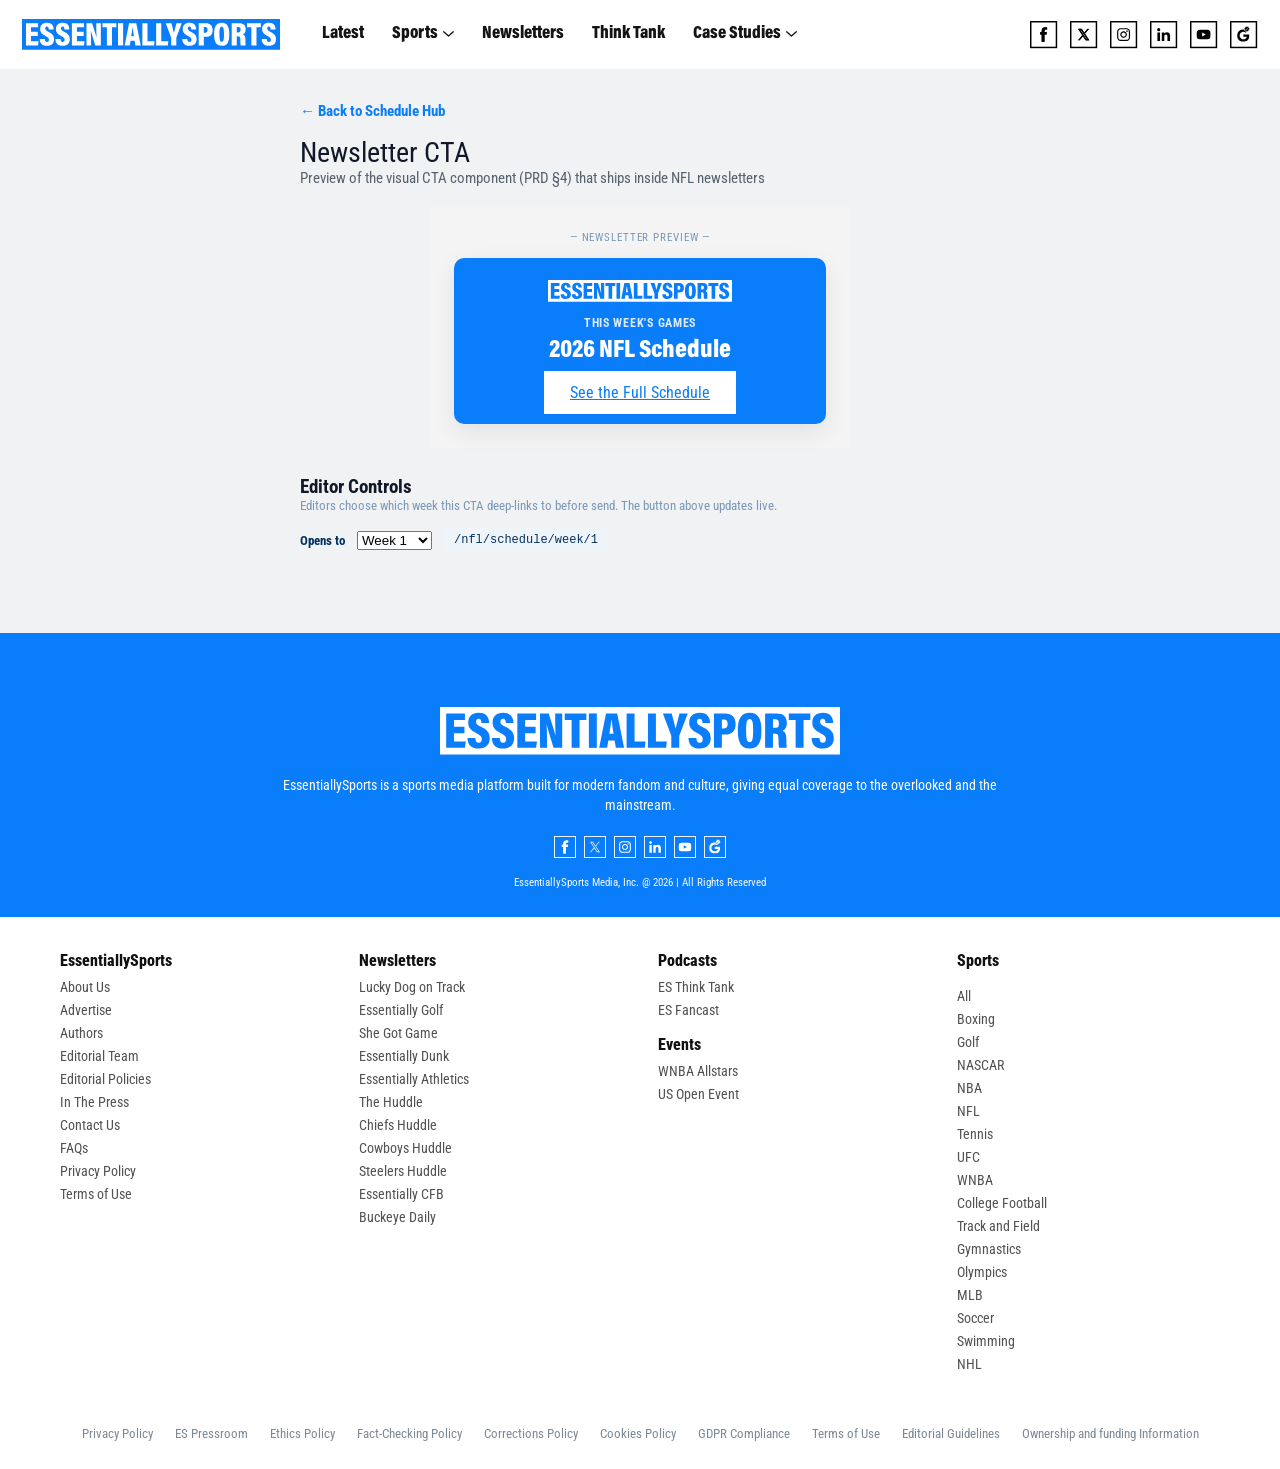
<file: newsletter-cta.html>
<!doctype html>
<html lang="en">
<head>
<meta charset="utf-8">
<meta name="viewport" content="width=device-width, initial-scale=1">
<title>Newsletter CTA Preview — NFL Schedule Hub</title>
<link rel="icon" href="assets/logos/favicon-es.ico">
<link rel="preconnect" href="https://fonts.gstatic.com" crossorigin>
<link href="https://fonts.googleapis.com/css2?family=Roboto+Condensed:wght@400;700;800;900&family=Roboto:wght@400;500;700&display=swap" rel="stylesheet">
<link rel="stylesheet" href="css/tokens.css?v=1789111872">
<link rel="stylesheet" href="css/styles.css?v=1789111872">
</head>
<body>

<nav class="navbar">
  <a class="navbar-logo" href="https://www.essentiallysports.com/" aria-label="EssentiallySports home">
    <img src="assets/logos/brand-logo-blue.svg" alt="EssentiallySports">
  </a>
  <div class="navbar-menu">
    <a href="https://www.essentiallysports.com/latest-news/">Latest</a>
    <details class="nav-dropdown">
      <summary>Sports <span class="nav-caret"><svg class="icon-chevron" viewBox="0 0 16 10" fill="none" aria-hidden="true"><path d="M14.98 1.14 7.98 7.14.98 1.14" stroke="currentColor" stroke-width="2" stroke-linecap="round" stroke-linejoin="round"/></svg></span></summary>
      <aside class="nav-panel nav-panel-sports">
        <h3>Sports</h3>
        <div class="nav-panel-grid">
          <div class="nav-panel-col">
            <details class="nav-subdetails">
              <summary>NFL <span class="nav-chev-right"><svg class="icon-chevron" viewBox="0 0 16 10" fill="none" aria-hidden="true"><path d="M14.98 1.14 7.98 7.14.98 1.14" stroke="currentColor" stroke-width="2" stroke-linecap="round" stroke-linejoin="round"/></svg></span></summary>
              <aside class="side-flyout nfl-flyout">
                <a class="nfl-all-news" href="https://www.essentiallysports.com/category/nfl/">All News</a>
                <div class="nfl-divisions">
                  <div class="nfl-division">
                    <p class="division-label">NFC East</p>
                    <div class="pill-row">
                      <a href="https://www.essentiallysports.com/category/dallas-cowboys/"><span class="team-pill" style="color:#BACAD3;background:#002A5B;">Cowboys</span></a>
                      <a href="https://www.essentiallysports.com/category/philadelphia-eagles/"><span class="team-pill" style="color:#FFFFFF;background:#241D1F;">Eagles</span></a>
                      <a href="https://www.essentiallysports.com/category/washington-commanders/"><span class="team-pill" style="color:#FFB611;background:#591414;">Commanders</span></a>
                      <a href="https://www.essentiallysports.com/category/new-york-giants/"><span class="team-pill" style="color:#FFFFFF;background:#A71930;">Giants</span></a>
                    </div>
                  </div>
                  <div class="nfl-division">
                    <p class="division-label">AFC East</p>
                    <div class="pill-row">
                      <a href="https://www.essentiallysports.com/category/miami-dolphins/"><span class="team-pill" style="color:#004966;background:#00C8D7;">Dolphins</span></a>
                      <a href="https://www.essentiallysports.com/category/new-york-jets/"><span class="team-pill" style="color:#FFFFFF;background:#115740;">Jets</span></a>
                      <a href="https://www.essentiallysports.com/category/buffalo-bills/"><span class="team-pill" style="color:#F70542;background:#032982;">Bills</span></a>
                      <a href="https://www.essentiallysports.com/category/new-england-patriots/"><span class="team-pill" style="color:#FFFFFF;background:#013569;">Patriots</span></a>
                    </div>
                  </div>
                  <div class="nfl-division">
                    <p class="division-label">NFC West</p>
                    <div class="pill-row">
                      <a href="https://www.essentiallysports.com/category/los-angeles-rams/"><span class="team-pill" style="color:#003594;background:#FDCF00;">Rams</span></a>
                      <a href="https://www.essentiallysports.com/category/arizona-cardinals/"><span class="team-pill" style="color:#FFBE26;background:#8E223D;">Cardinals</span></a>
                      <a href="https://www.essentiallysports.com/category/seattle-seahawks/"><span class="team-pill" style="color:#00004F;background:#69BE28;">Seahawks</span></a>
                      <a href="https://www.essentiallysports.com/category/san-francisco-49ers/"><span class="team-pill" style="color:#E9CB94;background:#930000;">49ers</span></a>
                    </div>
                  </div>
                  <div class="nfl-division">
                    <p class="division-label">AFC West</p>
                    <div class="pill-row">
                      <a href="https://www.essentiallysports.com/category/las-vegas-raiders/"><span class="team-pill" style="color:#C4C9CC;background:#000000;">Raiders</span></a>
                      <a href="https://www.essentiallysports.com/category/kansas-city-chiefs/"><span class="team-pill" style="color:#000000;background:#FFC20E;">Chiefs</span></a>
                      <a href="https://www.essentiallysports.com/category/denver-broncos/"><span class="team-pill" style="color:#002144;background:#FA5E2A;">Broncos</span></a>
                      <a href="https://www.essentiallysports.com/category/los-angeles-chargers-nfl/"><span class="team-pill" style="color:#FFCA1C;background:#007CC3;">Chargers</span></a>
                    </div>
                  </div>
                  <div class="nfl-division">
                    <p class="division-label">NFC South</p>
                    <div class="pill-row">
                      <a href="https://www.essentiallysports.com/category/atlanta-falcons/"><span class="team-pill" style="color:#FFFFFF;background:#BC1E23;">Falcons</span></a>
                      <a href="https://www.essentiallysports.com/category/carolina-panthers/"><span class="team-pill" style="color:#008CD2;background:#070D14;">Panthers</span></a>
                      <a href="https://www.essentiallysports.com/category/tampa-bay-buccaneers/"><span class="team-pill" style="color:#EE0C0C;background:#000000;">Buccaneers</span></a>
                      <a href="https://www.essentiallysports.com/category/new-orleans-saints/"><span class="team-pill" style="color:#0F1720;background:#D1BA8B;">Saints</span></a>
                    </div>
                  </div>
                  <div class="nfl-division">
                    <p class="division-label">AFC South</p>
                    <div class="pill-row">
                      <a href="https://www.essentiallysports.com/category/tennessee-titans/"><span class="team-pill" style="color:#012850;background:#579AD1;">Titans</span></a>
                      <a href="https://www.essentiallysports.com/category/jacksonville-jaguars-nfl/"><span class="team-pill" style="color:#FFFFFF;background:#006778;">Jaguars</span></a>
                      <a href="https://www.essentiallysports.com/category/indianapolis-colts/"><span class="team-pill" style="color:#023064;background:#CCD1D1;">Colts</span></a>
                      <a href="https://www.essentiallysports.com/category/houston-texans/"><span class="team-pill" style="color:#000000;background:#F20028;">Texans</span></a>
                    </div>
                  </div>
                  <div class="nfl-division">
                    <p class="division-label">NFC North</p>
                    <div class="pill-row">
                      <a href="https://www.essentiallysports.com/category/green-bay-packers/"><span class="team-pill" style="color:#23423C;background:#FCBE15;">Packers</span></a>
                      <a href="https://www.essentiallysports.com/category/chicago-bears/"><span class="team-pill" style="color:#F04400;background:#0B162A;">Bears</span></a>
                      <a href="https://www.essentiallysports.com/category/detroit-lions/"><span class="team-pill" style="color:#FFFFFF;background:#006FAB;">Lions</span></a>
                      <a href="https://www.essentiallysports.com/category/minnesota-vikings/"><span class="team-pill" style="color:#4F2683;background:#FFC62F;">Vikings</span></a>
                    </div>
                  </div>
                  <div class="nfl-division">
                    <p class="division-label">AFC North</p>
                    <div class="pill-row">
                      <a href="https://www.essentiallysports.com/category/cincinnati-bengals/"><span class="team-pill" style="color:#FF5C22;background:#000000;">Bengals</span></a>
                      <a href="https://www.essentiallysports.com/category/baltimore-ravens/"><span class="team-pill" style="color:#231672;background:#BC930E;">Ravens</span></a>
                      <a href="https://www.essentiallysports.com/category/cleveland-browns/"><span class="team-pill" style="color:#FFFFFF;background:#FF470F;">Browns</span></a>
                      <a href="https://www.essentiallysports.com/category/pittsburgh-steelers/"><span class="team-pill" style="color:#000000;background:#A5ACAF;">Steelers</span></a>
                    </div>
                  </div>
                </div>
              </aside>
            </details>
            <a href="https://www.essentiallysports.com/category/college-football/">College Football</a>
            <a href="https://www.essentiallysports.com/category/college-basketball/">College Basketball</a>
            <a href="https://www.essentiallysports.com/category/golf/">Golf</a>
          </div>
          <div class="nav-panel-col">
            <a href="https://www.essentiallysports.com/category/tennis/">Tennis</a>
            <a href="https://www.essentiallysports.com/category/boxing/">Boxing</a>
            <a href="https://www.essentiallysports.com/category/nba/">NBA</a>
            <a href="https://www.essentiallysports.com/category/nascar/">NASCAR</a>
          </div>
          <div class="nav-panel-col">
            <a href="https://www.essentiallysports.com/category/olympics/">Olympics</a>
            <a href="https://www.essentiallysports.com/category/ufc/">UFC</a>
            <a href="https://www.essentiallysports.com/category/wnba/">WNBA</a>
            <a href="https://www.essentiallysports.com/category/baseball/">MLB</a>
          </div>
        </div>
      </aside>
    </details>
    <a href="https://www.essentiallysports.com/newsletter-hub/">Newsletters</a>
    <a href="https://www.essentiallysports.com/think-tank/">Think Tank</a>
    <details class="nav-dropdown">
      <summary>Case Studies <span class="nav-caret"><svg class="icon-chevron" viewBox="0 0 16 10" fill="none" aria-hidden="true"><path d="M14.98 1.14 7.98 7.14.98 1.14" stroke="currentColor" stroke-width="2" stroke-linecap="round" stroke-linejoin="round"/></svg></span></summary>
      <aside class="nav-panel nav-panel-case">
        <h3>Case Studies</h3>
        <div class="nav-single-col">
          <details class="nav-subdetails">
            <summary>Partnerships <span class="nav-chev-right"><svg class="icon-chevron" viewBox="0 0 16 10" fill="none" aria-hidden="true"><path d="M14.98 1.14 7.98 7.14.98 1.14" stroke="currentColor" stroke-width="2" stroke-linecap="round" stroke-linejoin="round"/></svg></span></summary>
            <aside class="side-flyout case-flyout">
              <a href="https://case-study.essentiallysports.com">Dude Wipes</a>
            </aside>
          </details>
          <details class="nav-subdetails">
            <summary>Events <span class="nav-chev-right"><svg class="icon-chevron" viewBox="0 0 16 10" fill="none" aria-hidden="true"><path d="M14.98 1.14 7.98 7.14.98 1.14" stroke="currentColor" stroke-width="2" stroke-linecap="round" stroke-linejoin="round"/></svg></span></summary>
            <aside class="side-flyout case-flyout">
              <a href="https://www.essentiallysports.com/wnba-all-star-2025-event/">WNBA Allstars</a>
              <a href="https://www.essentiallysports.com/us-open-2025/">US Open Event</a>
            </aside>
          </details>
        </div>
      </aside>
    </details>
  </div>
  <div class="navbar-right">
    <a class="navbar-icon-btn" href="https://www.facebook.com/essentiallysports" aria-label="Facebook"><img src="assets/social-icons/nav-facebook.svg" alt=""></a>
    <a class="navbar-icon-btn" href="https://twitter.com/es_sportsnews/" aria-label="X (Twitter)"><img src="assets/social-icons/nav-x.svg" alt=""></a>
    <a class="navbar-icon-btn" href="https://www.instagram.com/essentiallysportsmedia" aria-label="Instagram"><img src="assets/social-icons/nav-instagram.svg" alt=""></a>
    <a class="navbar-icon-btn" href="https://www.linkedin.com/company/essentially-sports" aria-label="LinkedIn"><img src="assets/social-icons/nav-linkedin.svg" alt=""></a>
    <a class="navbar-icon-btn" href="https://www.youtube.com/@EssentiallySportsMedia" aria-label="YouTube"><img src="assets/social-icons/nav-youtube.svg" alt=""></a>
    <a class="navbar-icon-btn" href="https://g.co/kgs/YnkMpk5" aria-label="Google News"><img src="assets/social-icons/nav-google-news.svg" alt=""></a>
  </div>
  <button class="navbar-toggle" id="navToggle" aria-label="Menu" aria-expanded="false">&#9776;</button>
</nav>

<main class="page" style="max-width:720px;">
  <a class="back-link" href="index.html">&larr; Back to Schedule Hub</a>
  <div class="hub-header">
    <div>
      <div class="hub-title" style="font-size:28px;">Newsletter CTA</div>
      <div class="hub-sub">Preview of the visual CTA component (PRD §4) that ships inside NFL newsletters</div>
    </div>
  </div>

  <div class="panel" style="max-width:420px; margin:0 auto 28px; background:#f4f4f4; border:none; padding:24px;">
    <p style="font-size:11px; letter-spacing:.08em; text-transform:uppercase; color:#7997B8; text-align:center; margin-bottom:14px;">— Newsletter preview —</p>
    <div style="background:#fff; border-radius:10px; overflow:hidden; box-shadow:0 8px 24px rgba(6,17,31,.08);">
      <div style="background:#0A7DFA; padding:22px; text-align:center;">
        <img src="assets/logos/brand-logo-white.svg" alt="EssentiallySports" style="height:22px; margin:0 auto 14px;">
        <p style="color:#fff; font-family:var(--font-ui); font-size:12px; font-weight:700; letter-spacing:.06em; text-transform:uppercase; opacity:.85; margin-bottom:6px;">This Week's Games</p>
        <p style="color:#fff; font-family:var(--font-display); font-weight:900; font-size:26px; margin-bottom:16px;">2026 NFL Schedule</p>
        <a id="ctaButton" class="cta-btn" style="background:#fff; color:#0A7DFA; border-color:#fff; padding:12px 26px;" href="index.html?week=1&src=newsletter">See the Full Schedule</a>
      </div>
    </div>
  </div>

  <div class="panel">
    <h3>Editor Controls</h3>
    <p style="font-size:13px; color:var(--text-secondary); margin-bottom:14px;">
      Editors choose which week this CTA deep-links to before send. The button above updates live.
    </p>
    <div style="display:flex; align-items:center; gap:12px; flex-wrap:wrap;">
      <label style="font-size:13px; font-weight:700; color:var(--text-navy);" for="ctaWeekSelect">Opens to</label>
      <select class="week-select" id="ctaWeekSelect"></select>
      <code id="ctaLinkPreview" style="font-size:12px; background:var(--tag-blue-04); padding:6px 10px; border-radius:6px; color:var(--text-navy);"></code>
    </div>
  </div>
</main>

<footer class="site-footer">
  <div class="footer-hero">
    <a class="footer-logo-link" href="https://www.essentiallysports.com/">
      <img class="footer-logo-img" src="assets/logos/brand-logo-white.svg" alt="EssentiallySports">
    </a>
    <p class="footer-blurb">EssentiallySports is a sports media platform built for modern fandom and culture, giving equal coverage to the overlooked and the mainstream.</p>
    <div class="footer-socials" aria-label="Social links">
      <a href="https://www.facebook.com/essentiallysports" aria-label="Facebook"><img src="assets/social-icons/footer-facebook.svg" alt=""></a>
      <a href="https://twitter.com/es_sportsnews/" aria-label="X (Twitter)"><img src="assets/social-icons/footer-x.svg" alt=""></a>
      <a href="https://www.instagram.com/essentiallysportsmedia" aria-label="Instagram"><img src="assets/social-icons/footer-instagram.svg" alt=""></a>
      <a href="https://www.linkedin.com/company/essentially-sports" aria-label="LinkedIn"><img src="assets/social-icons/footer-linkedin.svg" alt=""></a>
      <a href="https://www.youtube.com/@EssentiallySportsMedia" aria-label="YouTube"><img src="assets/social-icons/footer-youtube.svg" alt=""></a>
      <a href="https://g.co/kgs/YnkMpk5" aria-label="Google News"><img src="assets/social-icons/footer-google-news.svg" alt=""></a>
    </div>
    <div class="footer-copy">EssentiallySports Media, Inc. &commat; 2026 | All Rights Reserved</div>
  </div>
  <div class="footer-links">
    <div class="footer-col">
      <span>EssentiallySports</span>
      <a href="https://www.essentiallysports.com/about-us/">About Us</a>
      <a href="https://www.essentiallysports.com/advertise/">Advertise</a>
      <a href="https://www.essentiallysports.com/authors/">Authors</a>
      <a href="https://www.essentiallysports.com/editorial-team/">Editorial Team</a>
      <a href="https://www.essentiallysports.com/editorial-guidelines/">Editorial Policies</a>
      <a href="https://www.essentiallysports.com/es-pressroom/">In The Press</a>
      <a href="https://www.essentiallysports.com/contact-us/">Contact Us</a>
      <a href="https://www.essentiallysports.com/frequently-asked-questions/">FAQs</a>
      <a href="https://www.essentiallysports.com/privacy-policy/">Privacy Policy</a>
      <a href="https://www.essentiallysports.com/terms-of-use/">Terms of Use</a>
    </div>
    <div class="footer-col">
      <span>Newsletters</span>
      <a href="https://essentiallysports.beehiiv.com/">Lucky Dog on Track</a>
      <a href="https://essentiallygolf.beehiiv.com/">Essentially Golf</a>
      <a href="https://shegotgame.beehiiv.com/">She Got Game</a>
      <a href="https://essentially-basketball.beehiiv.com/">Essentially Dunk</a>
      <a href="https://essentiallyathletics.beehiiv.com/">Essentially Athletics</a>
      <a href="https://the-nfl-huddle.beehiiv.com/">The Huddle</a>
      <a href="https://chiefs-huddle.beehiiv.com/">Chiefs Huddle</a>
      <a href="https://cowboys-huddle.beehiiv.com/">Cowboys Huddle</a>
      <a href="https://steelers-huddle.beehiiv.com/">Steelers Huddle</a>
      <a href="https://es-college-football.beehiiv.com/">Essentially CFB</a>
      <a href="https://buckeye-daily.beehiiv.com/">Buckeye Daily</a>
    </div>
    <div class="footer-col">
      <span>Podcasts</span>
      <a href="https://www.essentiallysports.com/think-tank/">ES Think Tank</a>
      <a href="https://www.essentiallysports.com/fancast/">ES Fancast</a>
      <span style="margin-top:10px;">Events</span>
      <a href="https://www.essentiallysports.com/wnba-all-star-2025-event/">WNBA Allstars</a>
      <a href="https://www.essentiallysports.com/us-open-2025/">US Open Event</a>
    </div>
    <div class="footer-col sports">
      <span>Sports</span><span></span>
      <a href="https://www.essentiallysports.com/">All</a>
      <a href="https://www.essentiallysports.com/category/boxing/">Boxing</a>
      <a href="https://www.essentiallysports.com/category/golf/">Golf</a>
      <a href="https://www.essentiallysports.com/category/nascar/">NASCAR</a>
      <a href="https://www.essentiallysports.com/category/nba/">NBA</a>
      <a href="https://www.essentiallysports.com/category/nfl/">NFL</a>
      <a href="https://www.essentiallysports.com/category/tennis/">Tennis</a>
      <a href="https://www.essentiallysports.com/category/ufc/">UFC</a>
      <a href="https://www.essentiallysports.com/category/wnba/">WNBA</a>
      <a href="https://www.essentiallysports.com/category/college-football/">College Football</a>
      <a href="https://www.essentiallysports.com/category/track-and-field/">Track and Field</a>
      <a href="https://www.essentiallysports.com/category/gymnastics/">Gymnastics</a>
      <a href="https://www.essentiallysports.com/category/olympics/">Olympics</a>
      <a href="https://www.essentiallysports.com/category/baseball/">MLB</a>
      <a href="https://www.essentiallysports.com/category/soccer/">Soccer</a>
      <a href="https://www.essentiallysports.com/category/swimming/">Swimming</a>
      <a href="https://www.essentiallysports.com/category/nhl-nhl/">NHL</a>
    </div>
  </div>
  <div class="footer-bottom">
    <a href="https://www.essentiallysports.com/privacy-policy/">Privacy Policy</a>
    <a href="https://www.essentiallysports.com/es-pressroom/">ES Pressroom</a>
    <a href="https://www.essentiallysports.com/ethics-policy/">Ethics Policy</a>
    <a href="https://www.essentiallysports.com/fact-checking-policy/">Fact-Checking Policy</a>
    <a href="https://www.essentiallysports.com/corrections-policy/">Corrections Policy</a>
    <a href="https://www.essentiallysports.com/cookies-policy/">Cookies Policy</a>
    <a href="https://www.essentiallysports.com/gdpr-statement/">GDPR Compliance</a>
    <a href="https://www.essentiallysports.com/terms-of-use/">Terms of Use</a>
    <a href="https://www.essentiallysports.com/editorial-guidelines/">Editorial Guidelines</a>
    <a href="https://www.essentiallysports.com/ownership-and-funding-information/">Ownership and funding Information</a>
  </div>
</footer>

<script src="js/data.js?v=1789111872"></script>
<script src="js/analytics.js?v=1789111872"></script>
<script src="js/common.js?v=1789111872"></script>
<script>
  function updateCtaLink() {
    const week = document.getElementById("ctaWeekSelect").value;
    const url = `index.html?week=${week}&src=newsletter`;
    document.getElementById("ctaButton").href = url;
    document.getElementById("ctaLinkPreview").textContent = `/nfl/schedule/week/${week}`;
  }
  document.addEventListener("DOMContentLoaded", () => {
    const sel = document.getElementById("ctaWeekSelect");
    sel.innerHTML = getWeeks().map((w) => `<option value="${w}">Week ${w}</option>`).join("");
    sel.addEventListener("change", updateCtaLink);
    updateCtaLink();
    document.getElementById("ctaButton").addEventListener("click", () => {
      track("newsletter_cta_clicked", { week: document.getElementById("ctaWeekSelect").value });
    });
  });
</script>
</body>
</html>
</file>
<file: css/tokens.css>
/* ES brand design tokens — copied from essentiallysports-design-tools
   (project-docs/brand-design-system-master.md §3) */

@font-face {
  font-family: "FrameUp Acumin";
  src: url("../assets/fonts/acumin-pro-condensed-black.otf") format("opentype");
  font-style: normal;
  font-weight: 800 900;
  font-display: swap;
}
@font-face {
  font-family: "FrameUp Acumin";
  src: url("../assets/fonts/acumin-pro-condensed-bold.otf") format("opentype");
  font-style: normal;
  font-weight: 700;
  font-display: swap;
}
@font-face {
  font-family: "FrameUp Acumin";
  src: url("../assets/fonts/acumin-pro-condensed-regular.woff2") format("woff2");
  font-style: normal;
  font-weight: 400;
  font-display: swap;
}

:root {
  --white: #FFFFFF;
  --bg-page: #F1F2F4;   /* alias of --canvas, kept for the ES chrome */
  --bg-panel: #FFFFFF;  /* alias of --surface */
  --bg-canvas: #F2F8FF;
  --bg-canvas-soft: #F1F8FF;
  --border: #B5D8FD;
  --border-strong: #8CB9E8;
  --line: #E3E6EB;
  --line-strong: #CBD1D9;
  --hub-text-muted: #57626D;
  --text-primary: #111827;
  --text-navy: #033162;
  --text-secondary: #7997B8;
  --accent: #0A7DFA;
  --accent-hover: #0A6FDE;
  --accent-light: #E8F2FF;
  --success: #2E7D32;
  --danger: #D90606;
  --tag-blue-01: #B5D8FD;
  --tag-blue-02: #DAEBFE;
  --tag-blue-03: #E6F2FE;
  --tag-blue-04: #EFF4F9;
  --tag-cream: #FFF6E6;
  --tag-green: #EAF6EE;
  --tag-green-text: #2F6B45;

  --font-ui: 'Roboto Condensed', 'Roboto', Arial, sans-serif;
  --font-heading: 'Roboto Condensed', 'Roboto', Arial, sans-serif;
  --font-display: "FrameUp Acumin", 'Acumin Pro Condensed', 'Arial Narrow', sans-serif;
  /* Two typographic roles only: Display (Acumin/Roboto Condensed) carries
     team names, scores and headings; Interface (regular-width Roboto)
     carries venues, local time, controls and helper text — condensed
     type at small sizes was reading as cramped for that role. */
  --font-interface: 'Roboto', Arial, sans-serif;

  /* Type scale — one locked scale; weights carry hierarchy within the
     two-family system above. No one-off font sizes per component. */
  --fs-h1: clamp(32px, 4vw, 40px);
  --fs-support: 15px;   /* season line / supporting copy */
  --fs-section: 22px;   /* section + week titles */
  --fs-team: 32px;      /* team names, 800 — the largest text on the page (priority card only) */
  --fs-time: 28px;      /* kickoff time, 800 */
  --fs-score: 30px;      /* score, 900 — stays under team-name size */
  --fs-local: 13px;     /* local-time note, interface, 500 */
  --fs-meta: 14px;      /* venue, broadcast — interface, 500 */
  --fs-label: 11px;     /* status + date labels, uppercase, 700 */

  /* Semantic UI colors (change doc §5) — every component pulls from
     these rather than declaring its own greys/reds/ambers. */
  --canvas: #F1F2F4;          /* page background */
  --surface: #FFFFFF;         /* card surface */
  --ui-border: #DCE1E7;       /* card + control borders */
  --ui-divider: #E3E6EB;      /* light rules, bar tracks */
  --live: #C4160F;            /* semantic red */
  --live-soft: #FBE1E1;
  --warn: #B5741A;            /* delayed / postponed / final-pending */
  --warn-soft: #F7E6C4;
  --neutral-status: #6B7683;  /* scheduled / cancelled */
  --focus-ring: 0 0 0 3px rgba(10,125,250,.4);

  --radius-sm: 6px;
  --radius-md: 8px;
  --radius-lg: 16px;
  --button-radius: 8px;
  --shadow-sm: 0 19px 28px rgba(0,0,0,0.01);
  --shadow-md: 0 15px 27px rgba(0,0,0,0.1);
  --shadow-lg: 0 15px 27px rgba(0,0,0,0.1);
  --motion-smooth: cubic-bezier(.16, 1, .3, 1);
  --motion-standard: cubic-bezier(.22, .61, .36, 1);

  --chrome-navy: #06111F;
  --chrome-muted: #6c7a89;
  --chrome-border: #dce4ed;
  --chrome-soft: #f6f8fb;
}

* { box-sizing: border-box; margin: 0; padding: 0; }
html { scroll-behavior: smooth; scroll-padding-top: 82px; color-scheme: light; scrollbar-width: none; -ms-overflow-style: none; }
html::-webkit-scrollbar { display: none; }
html, body {
  background: var(--bg-page);
  color: var(--text-primary);
  font-family: var(--font-ui);
  min-height: 100vh;
}
img { max-width: 100%; display: block; }
a { color: inherit; }
/* Without this, a <button> keeps native OS chrome (appearance:auto),
   which can render its own themed border on top of an authored
   border-color — every custom-styled button in the app needs this. */
button { font-family: inherit; cursor: pointer; appearance: none; -webkit-appearance: none; background: none; border: none; }
[hidden] { display: none !important; }

/* Visible keyboard focus everywhere (change doc §9, §13). Pointer users
   don't see it; keyboard users always do. */
:focus-visible { outline: none; box-shadow: var(--focus-ring); border-radius: var(--radius-sm); }
</file>
<file: css/styles.css>
/* Navbar */
.navbar {
  background: var(--white);
  height: 69px;
  display: flex;
  align-items: center;
  padding: 0 22px;
  position: sticky;
  top: 0;
  z-index: 100;
}
.navbar-logo { display: flex; align-items: center; margin-right: 40px; flex-shrink: 0; }
.navbar-logo img { height: 31px; width: auto; }
.navbar-wordmark {
  font-family: var(--font-display); font-weight: 900; font-size: 20px;
  color: #033162; letter-spacing: 0; margin-left: 10px; white-space: nowrap;
}
.navbar-menu { display: flex; align-items: center; gap: 24px; font-family: var(--font-display); font-size: 18px; font-weight: 900; }
.navbar-menu > a { text-decoration: none; color: #141414; padding: 4px 2px; border-bottom: 2px solid transparent; }
.navbar-menu > a.active, .navbar-menu > a:hover { color: var(--accent); border-bottom-color: var(--accent); }
.navbar-right { margin-left: auto; display: flex; align-items: center; gap: 12px; }
.navbar-icon-btn { width: 28px; height: 28px; border-radius: 0; border: 0; background: transparent; display: flex; align-items: center; justify-content: center; }
.navbar-icon-btn img { width: 100%; height: 100%; }
.navbar-toggle {
  display: none; width: 34px; height: 34px; border: 1.5px solid var(--line-strong); background: #fff;
  border-radius: var(--button-radius); font-size: 18px; color: #141414; margin-left: 8px;
}
/* Chevron icon — reused (via rotation) for every caret/arrow in the app;
   traced from essentiallysports-design-tools' own profile-chevron SVG
   (site-chrome.js) rather than an ad-hoc glyph. */
.icon-chevron { width: 11px; height: 7px; flex-shrink: 0; }
.icon-chevron path { stroke: currentColor; }

/* Mega-menu dropdowns (Sports, Case Studies) — native <details>, hover-driven via JS */
.nav-dropdown { position: relative; }
.nav-dropdown > summary, .nav-subdetails > summary {
  list-style: none; cursor: pointer; display: flex; align-items: center; gap: 5px;
  color: #141414; padding: 4px 2px; border-bottom: 2px solid transparent;
}
.nav-dropdown > summary::-webkit-details-marker, .nav-subdetails > summary::-webkit-details-marker { display: none; }
.nav-dropdown[open] > summary { color: var(--accent); border-bottom-color: var(--accent); }
.nav-caret { transition: transform .15s var(--motion-standard); }
.nav-dropdown[open] > summary .nav-caret { transform: rotate(180deg); }

.nav-panel {
  position: absolute; top: calc(100% + 14px); left: 0; z-index: 200;
  background: #fff; border-radius: 8px; box-shadow: 0 15px 40px rgba(6,17,31,.16);
  padding: 22px 26px; font-family: var(--font-ui);
}
.nav-panel h3 { font-family: var(--font-display); font-weight: 900; font-size: 19px; color: #111; margin-bottom: 16px; }
.nav-panel-grid { display: grid; grid-template-columns: repeat(3, minmax(140px, 1fr)); gap: 22px 32px; }
.nav-panel-col { display: flex; flex-direction: column; gap: 14px; }
.nav-panel-col > a, .nav-panel-col > details > summary { font-size: 15px; font-weight: 400; color: #111; text-decoration: none; }
.nav-panel-col > a:hover, .nav-panel-col > details > summary:hover { color: var(--accent); }

.nav-single-col { display: flex; flex-direction: column; gap: 14px; min-width: 160px; }

.nav-subdetails { position: relative; }
.nav-subdetails > summary { font-size: 15px; }
.nav-chev-right { transform: rotate(-90deg); }

.side-flyout {
  position: absolute; left: calc(100% + 14px); top: -22px; z-index: 210;
  background: #fff; border-radius: 8px; box-shadow: 0 15px 40px rgba(6,17,31,.16);
  padding: 20px 22px;
}
.case-flyout { min-width: 170px; display: flex; flex-direction: column; gap: 12px; white-space: nowrap; }
.case-flyout a { font-size: 14px; color: #111; text-decoration: none; }
.case-flyout a:hover { color: var(--accent); }

.nfl-flyout { width: 480px; }
.nfl-all-news { display: block; font-size: 14px; font-weight: 800; color: var(--accent); text-decoration: none; margin-bottom: 16px; }
.nfl-divisions { display: grid; grid-template-columns: 1fr 1fr; gap: 14px 24px; }
.nfl-division { min-width: 0; }
.division-label { font-size: 11px; font-weight: 800; letter-spacing: .04em; text-transform: uppercase; color: #7997B8; margin-bottom: 7px; }
.pill-row { display: flex; flex-wrap: wrap; gap: 5px; }
.team-pill {
  display: inline-block; font-family: var(--font-display); font-weight: 900; font-size: 11.5px;
  text-transform: uppercase; padding: 5px 8px; text-decoration: none; line-height: 1.1;
}

/* Mobile nav (PRD §14 — Mobile-first UI) — below 680px the inline mega-menu
   becomes a hamburger-toggled full-width column; nested panels go static
   (stacked) instead of absolutely-positioned flyouts, which would run off
   a narrow viewport. */
@media (max-width: 680px) {
  .navbar-toggle { display: block; }
  .navbar-menu {
    display: none; position: absolute; top: 100%; left: 0; right: 0;
    flex-direction: column; align-items: stretch; gap: 0; background: #fff;
    border-bottom: 1px solid var(--line-strong); box-shadow: 0 12px 24px rgba(6,17,31,.1);
    max-height: calc(100vh - 69px); overflow-y: auto; padding: 6px 0;
  }
  .navbar-menu.open { display: flex; }
  .navbar-menu > a, .nav-dropdown > summary { padding: 14px 22px; border-bottom: 1px solid var(--line) !important; }
  .nav-panel, .side-flyout {
    position: static; box-shadow: none; border-top: 1px solid var(--line);
    border-radius: 0; width: auto !important; margin: 0; padding: 16px 22px;
  }
  .nav-panel-grid, .nfl-divisions { grid-template-columns: 1fr; }
  .navbar-right { display: none; }
}

/* Page shell */
.page { max-width: 1240px; margin: 0 auto; padding: 32px 20px 80px; }

/* Hero banner — a designed graphic (its own text baked in), swapped for
   a mobile crop via <picture> at 640px. Natural aspect ratio, no forced
   height/crop: the image's own height drives the banner's height at
   every width, so nothing gets cut off. */
.hero-banner { background: var(--canvas); text-align: center; padding-top: 28px; }
.hero-banner-img { display: block; width: 100%; height: auto; max-width: 2560px; margin: 0 auto; }

/* Footer — two-toned: blue hero band on top, white body below (site-chrome.css pattern) */
.site-footer { background: #FFFFFF; font-family: var(--font-ui); }
.footer-hero { padding: 74px 4vw 28px; background: #0A7DFA; color: #fff; text-align: center; }
.footer-logo-link { display: inline-block; }
.footer-logo-img { height: 48px; width: auto; margin: 0 auto; }
@media (max-width: 480px) { .footer-logo-img { height: 34px; } }
.footer-blurb { width: min(760px, 100%); margin: 16px auto 20px; color: #fff; font-size: 14px; line-height: 1.45; }
.footer-socials { display: flex; align-items: center; justify-content: center; gap: 8px; margin-bottom: 18px; }
.footer-socials img { width: 22px; height: 22px; }
.footer-copy { color: #fff; font-size: 11px; font-weight: 400; opacity: .95; }

.footer-links {
  width: min(1160px, calc(100% - 48px));
  display: grid; grid-template-columns: repeat(4, 1fr); gap: 36px;
  margin: 0 auto; padding: 34px 0 40px;
}
.footer-col { display: flex; flex-direction: column; gap: 7px; color: #535151; font-size: 14px; }
.footer-col > span { font-size: 16px; font-weight: 800; color: #111; margin-bottom: 2px; font-family: var(--font-heading); }
.footer-col a { color: #535151; text-decoration: none; }
.footer-col a:hover { color: #0A7DFA; }

.footer-bottom {
  width: min(1160px, calc(100% - 48px));
  display: flex; flex-wrap: wrap; justify-content: center; gap: 13px 22px;
  margin: 0 auto; padding: 14px 0 28px;
  font-size: 13px; color: #7C8996;
}
.footer-bottom a { text-decoration: none; color: #7C8996; }
.footer-bottom a:hover { color: #0A7DFA; }
@media (max-width: 720px) { .footer-links { grid-template-columns: 1fr 1fr; } }
@media (max-width: 480px) { .footer-links { grid-template-columns: 1fr; gap: 28px; } }

/* ===========================================================
   Huddle schedule system (final change doc §3-§13)
   Everything below the ES global shell. One type scale, one set
   of color tokens, one control language, one card anatomy.
   =========================================================== */

/* §3 Page intro — .hub-header/.hub-sub still used as a plain caption by
   newsletter-cta.html's editor-preview page; the live Hub's own header
   copy now lives in .hub-toolbar below. */
.hub-header { display: flex; flex-wrap: wrap; align-items: center; justify-content: space-between; gap: 16px; margin: 0 0 20px; }
.hub-sub { color: var(--hub-text-muted); font-size: var(--fs-support); }

/* appearance:none takes the select out of native rendering entirely —
   left as auto, the browser's own internal text-centering fights with
   authored padding and reads as uneven top/bottom space. Padding here
   is the only thing positioning the text, so top/bottom/left/right are
   each set once and stay predictable. Custom chevron replaces the
   native arrow this removes. */
.team-filter-select {
  appearance: none; -webkit-appearance: none;
  min-height: 44px; border: 1.5px solid var(--ui-border); border-radius: var(--button-radius); background: var(--surface);
  color: var(--text-navy); font-family: var(--font-ui); font-weight: 700; font-size: var(--fs-support);
  padding: 10px 36px 10px 14px; line-height: 1;
  background-image: url("data:image/svg+xml,%3Csvg xmlns='http://www.w3.org/2000/svg' viewBox='0 0 16 10' fill='none'%3E%3Cpath d='M14.98 1.14 7.98 7.14.98 1.14' stroke='%2357626D' stroke-width='2' stroke-linecap='round' stroke-linejoin='round'/%3E%3C/svg%3E");
  background-repeat: no-repeat; background-position: right 14px center; background-size: 11px 7px;
  transition: border-color .15s var(--motion-standard);
}
.team-filter-select:hover { border-color: var(--accent); }

/* §6/§7 Consolidated toolbar — view switch (left), week navigation
   (centre), team filter + timezone note (right), all in one sticky row. */
/* A sibling of .page in the markup (not nested inside it), so it's
   naturally full-width like the navbar above it — no vw/negative-margin
   breakout hack needed, and no scrollbar-width edge case to fight.
   Side padding matches the navbar's own 22px. */
.hub-toolbar {
  margin-top: 32px; background: var(--canvas);
  position: sticky; top: 69px; z-index: 50;
}
/* The controls stay aligned with .page's own 1240px column — only the
   bar's background/sticky behavior is full-bleed, not the content. */
.hub-toolbar-inner {
  display: flex; align-items: center; gap: 16px;
  max-width: 1240px; margin: 0 auto; padding: 10px 20px;
}
.toolbar-right { display: flex; align-items: center; gap: 12px; flex-shrink: 0; }

/* One control language — segmented control for the view switch.
   Pills are reserved for exactly this and for status labels (§12). */
.view-toggle {
  display: inline-flex; gap: 4px; padding: 4px; flex-shrink: 0;
  background: var(--ui-divider); border: 1.5px solid var(--ui-border); border-radius: var(--radius-md);
}
.view-toggle button {
  min-height: 40px; border: none; background: none; color: var(--hub-text-muted);
  border-radius: var(--radius-sm); padding: 0 20px; font-family: var(--font-ui); font-weight: 700; font-size: var(--fs-support);
  transition: color .15s var(--motion-standard), background-color .15s var(--motion-standard), box-shadow .15s var(--motion-standard);
}
.view-toggle button:hover { color: var(--text-navy); }
.view-toggle button.active { background: var(--surface); color: var(--text-navy); box-shadow: 0 1px 2px rgba(6,17,31,.12); }
/* The active segment carries its own box-shadow, which outranks the
   global :focus-visible ring — restate the ring at this specificity. */
.view-toggle button:focus-visible { box-shadow: var(--focus-ring); }

/* Week navigation — symmetrical previous / current / next. The arrows
   always move the selected week, and the strip follows it. */
.week-nav { display: flex; align-items: center; gap: 8px; flex: 1 1 auto; justify-content: center; min-width: 0; }
.week-arrow {
  flex: 0 0 auto; width: 40px; min-height: 44px; border: none; background: none;
  color: var(--accent); display: flex; align-items: center; justify-content: center; border-radius: var(--button-radius);
  transition: background-color .15s var(--motion-standard);
}
.week-arrow .icon-chevron { width: 10px; height: 16px; }
.week-arrow:hover { background: var(--ui-divider); }
.week-arrow:disabled { color: var(--ui-border); background: none; cursor: default; }
.week-strip { display: flex; gap: 32px; min-width: 0; }
.week-tab {
  background: none; border: none; padding: 6px 4px; cursor: pointer; text-align: center; min-width: 68px;
  border-radius: var(--radius-md);
}
.week-tab .wt-num {
  display: block; font-family: var(--font-ui); font-weight: 700; font-size: 15px;
  letter-spacing: .04em; text-transform: uppercase; color: var(--hub-text-muted);
  transition: color .15s var(--motion-standard);
}
.week-tab .wt-range { display: block; font-family: var(--font-interface); font-size: 13px; color: var(--hub-text-muted); margin-top: 3px; transition: color .15s var(--motion-standard); }
.week-tab:hover:not(.active) .wt-num, .week-tab:hover:not(.active) .wt-range { color: var(--text-navy); }
/* Active week is just darker, weightier text — no box/pill treatment,
   stays clean against the toolbar. */
.week-tab.active .wt-num, .week-tab.active .wt-range { color: var(--text-navy); font-weight: 800; }

/* §8 Week heading + date range (Full Season) */
.week-group { margin-bottom: 32px; }
.week-heading {
  display: flex; align-items: baseline; gap: 12px; margin-bottom: 12px;
  font-family: var(--font-display); font-weight: 900; font-size: var(--fs-section); color: var(--text-navy);
}
.week-heading .wh-range { font-family: var(--font-interface); font-weight: 500; font-size: var(--fs-meta); color: var(--hub-text-muted); }

/* Date grouping (Week View) — the date now appears once, above each
   group of games sharing it, instead of repeating inside every card. */
.date-group { margin-bottom: 32px; }
.date-heading {
  display: flex; align-items: baseline; justify-content: space-between; gap: 12px; margin-bottom: 14px;
  font-family: var(--font-ui); font-weight: 700; font-size: var(--fs-label); letter-spacing: .08em;
  text-transform: uppercase; color: var(--hub-text-muted);
}
.date-heading .dh-count { font-family: var(--font-interface); font-weight: 500; letter-spacing: normal; text-transform: none; }

/* View/week change — a quick crossfade + directional slide (§9); a new
   element is created on every render, so the animation always restarts. */
.schedule-list { display: flex; flex-direction: column; gap: 16px; }
.view-fade { animation: viewFade .2s var(--motion-standard); }
@keyframes viewFade { from { opacity: 0; transform: translateX(8px); } to { opacity: 1; transform: none; } }
@media (prefers-reduced-motion: reduce) { .view-fade { animation: none; } }

/* A same-width banner floating just above a card, its own rounded-top
   block with a gap before the card starts — used to call out something
   about that one game (e.g. "Happening Tomorrow") without touching the
   card's own anatomy. */
.schedule-card-group { display: flex; flex-direction: column; }
.sc-happening-banner {
  background: var(--ui-divider); color: var(--hub-text-muted); text-align: center;
  font-family: var(--font-ui); font-weight: 600; font-size: 13px; letter-spacing: .02em;
  padding: 10px 20px;
  border-radius: var(--radius-lg) var(--radius-lg) 0 0;
  display: flex; align-items: center; justify-content: center; gap: 8px;
}
.sc-happening-banner.sc-happening-live {
  background: var(--live-soft); color: var(--live);
  padding: 12px 20px; font-size: 12px;
}
.sc-live-dot {
  width: 6px; height: 6px; border-radius: 50%; background: var(--live);
  animation: liveDotPulse 1.6s ease-in-out infinite;
}
@keyframes liveDotPulse {
  0%, 100% { opacity: 1; } 50% { opacity: .35; }
}
@media (prefers-reduced-motion: reduce) { .sc-live-dot { animation: none; } }
/* Flush against the card below — no gap, no rounded corners where the
   two meet, so it reads as one connected block. */
.sc-happening-banner + .schedule-card,
.sc-happening-banner + .cc-row {
  border-top-left-radius: 0; border-top-right-radius: 0; border-top: none;
}

/* ===========================================================
   §6 Game card — one anatomy for every state
   row 1: status pill (right)
   row 2: away team · time or score · home team — pulled toward centre
   row 3: venue + broadcast (left) · actions (right)
   =========================================================== */
.schedule-card {
  position: relative; background: var(--surface);
  border-radius: var(--radius-lg);
  box-shadow: 0 10px 28px rgba(6,17,31,.025);
  padding: 26px; --status-color: var(--neutral-status);
  transition: transform .18s var(--motion-standard), box-shadow .18s var(--motion-standard);
  animation: cardIn .32s var(--motion-standard) backwards;
  animation-delay: calc(var(--stagger, 0) * 45ms);
}
@keyframes cardIn { from { opacity: 0; transform: translateY(6px); } to { opacity: 1; transform: none; } }
@media (prefers-reduced-motion: reduce) { .schedule-card { animation: none; } }
.schedule-card:hover { transform: translateY(-2px); box-shadow: 0 14px 36px rgba(6,17,31,.05); }
.schedule-card.status-live { --status-color: var(--live); }
.schedule-card.status-final { --status-color: var(--success); }
.schedule-card.status-final-pending,
.schedule-card.status-delayed,
.schedule-card.status-postponed { --status-color: var(--warn); }
.schedule-card.status-cancelled { --status-color: var(--neutral-status); }

@keyframes pulse { 0%,100%{opacity:1;} 50%{opacity:.35;} }

/* Row 2 — both team blocks pack toward the centre column (away's right
   edge, home's left edge) so the card reads as one matchup rather than
   two labels pinned to the outer edges. Away is name-then-logo and home
   is logo-then-name, so on each side the logo — the biggest, most
   identifiable element — sits nearest the score. */
.sc-main { display: grid; grid-template-columns: 1fr auto 1fr; align-items: center; gap: 40px; margin-top: 14px; }
.sc-team { display: flex; align-items: center; gap: 16px; min-width: 0; }
.sc-team.away { justify-content: flex-end; }
.sc-team.home { justify-content: flex-start; }
.sc-team img { width: 64px; height: 64px; object-fit: contain; flex-shrink: 0; }
.sc-team-name { font-family: var(--font-ui); font-weight: 800; font-size: var(--fs-team); color: #000; line-height: 1.15; }
.sc-team.loser .sc-team-name { color: var(--hub-text-muted); }

.sc-center { text-align: center; min-width: 120px; }
.sc-time {
  font-family: var(--font-ui); font-weight: 800; font-size: var(--fs-time); color: #000;
  line-height: 1.1; white-space: nowrap; font-variant-numeric: tabular-nums;
}
.sc-time.muted { color: var(--hub-text-muted); text-decoration: line-through; }
.sc-score {
  font-family: var(--font-heading); font-weight: 900; font-size: var(--fs-score); color: #000;
  line-height: 1; white-space: nowrap; font-variant-numeric: tabular-nums;
}
.sc-score .sc-sep { color: var(--ui-border); margin: 0 8px; }
.sc-score .win { color: var(--accent); }
.sc-center-note { display: block; font-family: var(--font-ui); font-weight: 400; font-size: var(--fs-local); color: var(--hub-text-muted); margin-top: 6px; }
.sc-center-note.strong { color: var(--status-color); font-weight: 700; }

/* Row 3 — metadata left, actions right. Separated from what's above by
   spacing alone, no divider line. */
.sc-bottom {
  display: flex; align-items: center; justify-content: space-between; gap: 16px;
  margin-top: 22px;
}
.sc-meta {
  display: inline-flex; align-items: center; flex-wrap: wrap; gap: 8px;
  font-family: var(--font-ui); font-weight: 400; font-size: var(--fs-meta); line-height: 20px; color: var(--hub-text-muted); min-width: 0;
}

/* Broadcaster — logo where one exists, the network's name otherwise.
   Capped by height so wordmarks of different aspect ratios still sit on
   one baseline with the venue text. */
.sc-bcast { display: inline-flex; align-items: center; gap: 8px; }
.sc-bcast::before { content: "·"; color: var(--ui-border); }
.sc-bcast img { height: 14px; width: auto; max-width: 74px; object-fit: contain; }
.sc-bcast-show { color: var(--hub-text-muted); }
.sc-actions { display: flex; align-items: center; gap: 12px; flex-shrink: 0; }

/* ===========================================================
   Live featured card — same .schedule-card shell and the same
   sc-vote-results / sc-bottom rows as the scheduled-game card; only
   the matchup row is swapped for this compact centred composition,
   with the score as the clear focal point.
   =========================================================== */
.sc-live-matchup { display: flex; flex-direction: column; align-items: center; gap: 6px; margin-top: 20px; }
.sc-live-row { display: flex; align-items: center; justify-content: center; gap: 24px; }
.sc-live-team { display: flex; align-items: center; gap: 12px; min-width: 0; }
.sc-live-logo { width: 72px; height: 72px; object-fit: contain; flex-shrink: 0; }
.sc-live-team-name { font-family: var(--font-ui); font-weight: 800; font-size: 20px; color: #000; }
.sc-live-center { text-align: center; padding: 0 4px; }
.sc-live-score {
  font-family: var(--font-heading); font-weight: 900; font-size: 58px; line-height: 1; color: #000;
  font-variant-numeric: tabular-nums; white-space: nowrap;
}
.sc-live-score .sc-live-sep { color: var(--ui-border); margin: 0 6px; }
.sc-live-score .win { color: var(--accent); }
.sc-live-clock {
  font-family: var(--font-ui); font-weight: 700; font-size: 12px;
  letter-spacing: .04em; text-transform: uppercase; color: var(--hub-text-muted);
}

@media (max-width: 640px) {
  /* The single-row layout (logo/name — score — name/logo) is too wide
     for a phone screen at any readable size — stack it into three
     centred rows instead (away team, score, home team) rather than
     shrinking text until it's unreadable or letting it overflow. */
  .sc-live-matchup { gap: 12px; }
  .sc-live-row { flex-direction: column; gap: 10px; }
  .sc-live-logo { width: 48px; height: 48px; }
  .sc-live-team-name { font-size: 16px; }
  .sc-live-score { font-size: 40px; }
}

/* ===========================================================
   Voting — two components, team color as a border/tint accent only,
   never a solid fill (so no team's brand color visually dominates):
     .sc-vote-panel  — open, pre-kickoff "Who Wins?" choice
     .sc-vote-results — closed / after voting — a percentage bar
       attached to each team, with animated fill + count-up (game-card.js)
   =========================================================== */
.sc-vote-panel { margin: 20px auto 0; max-width: 100%; }
.vote-heading {
  font-family: var(--font-ui); font-weight: 600; font-size: var(--fs-label); letter-spacing: .08em;
  text-transform: uppercase; color: var(--hub-text-muted); margin-bottom: 10px; text-align: center;
}
.vote-options { display: grid; grid-template-columns: 1fr 1fr; gap: 12px; }
.vote-option {
  display: flex; flex-direction: column; align-items: center; gap: 10px; min-height: 96px;
  padding: 16px 12px; border: 1.5px solid var(--ui-border); border-radius: var(--radius-md);
  background: var(--surface); position: relative;
  transition: border-color .15s var(--motion-standard), background-color .15s var(--motion-standard), transform .1s var(--motion-standard), opacity .2s var(--motion-standard);
}
.vote-option:hover { border-color: var(--team-color, var(--accent)); background: var(--ui-divider); }
.vote-option:active { transform: scale(.98); }
.vote-option img { width: 40px; height: 40px; object-fit: contain; }
.vote-option-name { font-family: var(--font-ui); font-weight: 700; font-size: var(--fs-support); color: var(--text-navy); text-align: center; }
/* Invisible until picked — an empty ring on every unselected option
   read as an unfinished placeholder rather than a deliberate control. */
.vote-indicator {
  position: absolute; top: 10px; right: 10px; width: 18px; height: 18px; border-radius: 50%;
  border: 1.5px solid transparent; background: transparent;
  transition: background-color .15s var(--motion-standard), border-color .15s var(--motion-standard);
}
.vote-option.selected {
  border-color: var(--team-color); background: color-mix(in srgb, var(--team-color) 14%, white);
}
.vote-option.selected .vote-indicator {
  background: var(--team-color); border-color: var(--team-color); color: #fff;
  display: flex; align-items: center; justify-content: center;
}
.vote-option.selected .vote-indicator svg { width: 10px; height: 8px; }
.vote-option.unselected { opacity: .55; }

.sc-vote-results { margin: 20px auto 0; max-width: 100%; }
.vote-summary { display: flex; align-items: baseline; justify-content: space-between; gap: 12px; margin-top: 10px; }
.vote-summary.no-pick { justify-content: center; }
.vote-pick { font-family: var(--font-ui); font-weight: 400; font-size: var(--fs-meta); color: var(--hub-text-muted); }
.vote-pick strong { color: var(--text-navy); font-weight: 700; }
.results-row { display: flex; align-items: center; justify-content: space-between; margin-bottom: 8px; }
.results-team { display: flex; align-items: center; gap: 8px; opacity: .7; transition: opacity .2s var(--motion-standard); }
.results-team.winning { opacity: 1; }
.results-team img { width: 22px; height: 22px; object-fit: contain; }
.results-name { font-family: var(--font-ui); font-weight: 700; font-size: var(--fs-support); color: var(--text-navy); }
.results-pct { font-family: var(--font-heading); font-weight: 900; font-size: 28px; color: var(--text-navy); font-variant-numeric: tabular-nums; }
.results-bar { display: flex; height: 12px; border-radius: 999px; overflow: hidden; background: var(--ui-divider); }
.results-fill { height: 100%; transition: width .5s var(--motion-smooth); }
.results-fill.away { border-radius: 999px 0 0 999px; }
.results-fill.home { border-radius: 0 999px 999px 0; }
.vote-count { font-family: var(--font-ui); font-size: 12px; font-weight: 400; color: var(--hub-text-muted); white-space: nowrap; }
/* Live games keep the score as the card's focal point — results read
   visually secondary, not competing for attention. */
.sc-vote-results.is-secondary { opacity: .85; }
.sc-vote-results.is-secondary .results-pct { font-size: 24px; }

/* ===========================================================
   Compact row — every game except the single next-upcoming one.
   Left-aligned: time/broadcast, then the matchup (away team stacked
   over home team). Right-aligned: voting/results, then the action.
   Team name and time reuse the featured card's own type sizes
   (--fs-team/--fs-time) rather than a smaller compact-only scale.
   =========================================================== */
.cc-row {
  position: relative;
  display: flex; align-items: center; gap: 24px;
  padding: 18px 20px; background: var(--surface);
  border-radius: var(--radius-lg);
  box-shadow: 0 10px 28px rgba(6,17,31,.025);
  transition: box-shadow .18s var(--motion-standard);
  animation: cardIn .32s var(--motion-standard) backwards;
  animation-delay: calc(var(--stagger, 0) * 45ms);
}
@media (prefers-reduced-motion: reduce) { .cc-row { animation: none; } }
.cc-row:hover { box-shadow: 0 14px 36px rgba(6,17,31,.05); }

.cc-time { flex: 0 0 auto; display: flex; flex-direction: column; gap: 4px; min-width: 84px; }
.cc-clock {
  font-family: var(--font-ui); font-weight: 800; font-size: var(--fs-time); color: #000;
  line-height: 1.1; white-space: nowrap; font-variant-numeric: tabular-nums;
}
.cc-clock.muted { color: var(--hub-text-muted); }
.cc-note { display: block; font-family: var(--font-ui); font-weight: 400; font-size: 12px; color: var(--status-color); margin-top: 2px; }
.cc-time .sc-bcast { margin-top: 2px; }
.cc-time .sc-bcast::before { content: none; }

.cc-matchup { flex: 0 0 auto; display: flex; flex-direction: column; gap: 10px; min-width: 190px; }
.cc-team { display: flex; align-items: center; gap: 10px; }
.cc-team img { width: 32px; height: 32px; object-fit: contain; flex-shrink: 0; }
.cc-market { font-family: var(--font-ui); font-weight: 400; font-size: 14px; color: var(--hub-text-muted); }
.cc-nick { font-family: var(--font-ui); font-weight: 800; font-size: calc(var(--fs-team) - 8px); color: #000; }
.cc-team.loser .cc-nick { color: var(--hub-text-muted); }

/* Fixed width, not flex-grown — every row's vote/results block is the
   same size regardless of how much room its own matchup text takes, so
   the bars line up and read as one consistent scale down the list.
   .cc-vote (open choice) and .cc-results (locked/voted) are separate
   elements — both need the same fixed size, not just whichever renders
   first in a given row. */
.cc-vote-slot { flex: 1 1 auto; display: flex; justify-content: flex-end; min-width: 0; }
.cc-vote, .cc-results { flex: 0 0 320px; width: 320px; }
.cc-vote { display: flex; flex-direction: column; align-items: flex-end; gap: 8px; }
.cc-vote-choice {
  display: flex; align-items: center; width: 100%;
  border: 1.5px solid var(--ui-border); border-radius: var(--button-radius); overflow: hidden;
}
.cc-vote-side {
  flex: 1 1 0; display: flex; align-items: center; justify-content: center; gap: 8px; min-height: 44px;
  background: var(--surface); color: var(--text-navy); font-family: var(--font-ui); font-weight: 700; font-size: 13px;
  transition: background-color .15s var(--motion-standard);
}
.cc-vote-side:hover { background: var(--ui-divider); }
.cc-vote-side img { width: 20px; height: 20px; object-fit: contain; }
.cc-vote-side.selected { background: var(--accent-light); color: var(--accent); }
.cc-vote-side.unselected { opacity: .55; }
.cc-vote-sep {
  flex: 0 0 auto; padding: 0 10px; align-self: stretch; display: flex; align-items: center;
  font-family: var(--font-ui); font-weight: 700; font-size: 11px; text-transform: uppercase; color: var(--hub-text-muted);
  border-left: 1px solid var(--ui-border); border-right: 1px solid var(--ui-border); background: var(--ui-divider);
}
.cc-results { display: flex; flex-direction: column; gap: 6px; }
.cc-results-labels { display: flex; justify-content: space-between; font-family: var(--font-ui); font-weight: 700; font-size: 13px; color: var(--text-navy); }
.cc-results-labels strong { font-family: var(--font-heading); font-weight: 900; font-variant-numeric: tabular-nums; }
.cc-results-bar { display: flex; height: 8px; border-radius: 999px; overflow: hidden; background: var(--ui-divider); }
.cc-results-fill { height: 100%; transition: width .5s var(--motion-smooth); }
.cc-results-fill:first-child { border-radius: 999px 0 0 999px; }
.cc-results-fill:last-child { border-radius: 0 999px 999px 0; }

.cc-action { flex: 0 0 auto; }

/* Vote confirmation animation — a broadcast-style "sweep in → VOTED
   FOR {team} → hold → sweep out" sequence that takes over the whole
   card (.schedule-card / .cc-row already carry the animation layer;
   .vote-module just marks where the vote/results content itself
   lives). The real results markup is swapped into .vote-module
   immediately underneath the opaque animation layer — the swap itself
   never paints — so revealing it is just the wipe's clip-path
   animating away, with zero DOM replacement visible to the viewer.
   The card's height is locked for the sequence's duration so nothing
   below it on the page jumps. */
.vote-module { position: relative; }

.vote-anim-layer {
  position: absolute; inset: 0; z-index: 5; overflow: hidden; border-radius: inherit;
  display: flex; align-items: center; justify-content: center;
  background: linear-gradient(135deg, #0a1f3d, #061428);
  clip-path: inset(0 0 0 0);
}
.vote-anim-layer.wipe { transition: clip-path .48s cubic-bezier(.65, 0, .35, 1); clip-path: inset(0 100% 0 0); }

.vote-anim-line {
  position: absolute; right: -10%; height: 3px;
  background: linear-gradient(90deg, transparent, var(--team-color, #fff) 55%, transparent);
  border-radius: 999px; opacity: 0; transform: translateX(120%);
}
.vote-anim-line.play { animation: voteLineSweep .38s cubic-bezier(.22, 1, .36, 1) forwards; }
@keyframes voteLineSweep {
  0% { transform: translateX(120%); opacity: 0; }
  18% { opacity: 1; }
  100% { transform: translateX(-260%); opacity: 0; }
}

.vote-anim-wipe-line {
  position: absolute; top: 0; bottom: 0; right: -4px; width: 3px;
  background: var(--team-color, #fff); box-shadow: 0 0 14px 1px var(--team-color, #fff);
  opacity: 0;
}
.vote-anim-wipe-line.play { opacity: 1; transition: transform .48s cubic-bezier(.65, 0, .35, 1); transform: translateX(-4000%); }

.vote-anim-content { position: relative; z-index: 2; display: flex; flex-direction: column; align-items: center; gap: 6px; }
.vote-anim-label {
  font-family: var(--font-ui); font-weight: 700; font-size: 12px; letter-spacing: .12em;
  text-transform: uppercase; color: rgba(255, 255, 255, .7);
  opacity: 0; transform: translateY(4px);
  transition: opacity .24s ease, transform .24s ease;
}
.vote-anim-label.in { opacity: 1; transform: translateY(0); }
.vote-anim-team {
  display: flex; align-items: center; gap: 10px;
  opacity: 0; transform: translateX(10px) scale(.88);
  transition: opacity .32s cubic-bezier(.22, 1, .36, 1), transform .32s cubic-bezier(.22, 1, .36, 1);
}
.vote-anim-team.in { opacity: 1; transform: translateX(0) scale(1); }
.vote-anim-logo { width: 48px; height: 48px; object-fit: contain; }
.vote-anim-name { font-family: var(--font-heading); font-weight: 900; font-size: 24px; color: #fff; }

/* The featured card's overlay covers a much larger area — scale the
   confirmation up to match instead of leaving it sized for a compact
   row's ~112px height. */
.vote-anim-layer.is-featured .vote-anim-content { gap: 10px; }
.vote-anim-layer.is-featured .vote-anim-label { font-size: 14px; }
.vote-anim-layer.is-featured .vote-anim-logo { width: 72px; height: 72px; }
.vote-anim-layer.is-featured .vote-anim-name { font-size: 36px; }
@media (max-width: 640px) {
  .vote-anim-layer.is-featured .vote-anim-logo { width: 48px; height: 48px; }
  .vote-anim-layer.is-featured .vote-anim-name { font-size: 24px; }
}

@media (prefers-reduced-motion: reduce) {
  .vote-anim-layer { transition: opacity .18s ease; }
  .vote-anim-layer.wipe { clip-path: inset(0 0 0 0); opacity: 0; }
  .vote-anim-line, .vote-anim-wipe-line, .vote-anim-label, .vote-anim-team { display: none; }
}

/* Primary + secondary actions */
.btn {
  display: inline-flex; align-items: center; justify-content: center; gap: 8px; min-height: 44px;
  border-radius: var(--button-radius); padding: 0 16px; font-family: var(--font-ui); font-weight: 700;
  font-size: var(--fs-support); text-decoration: none; border: 1.5px solid transparent; white-space: nowrap;
  transition: background-color .15s var(--motion-standard), border-color .15s var(--motion-standard), color .15s var(--motion-standard), transform .1s var(--motion-standard);
}
.btn:active { transform: scale(.97); }
.btn-primary { background: var(--accent); border-color: var(--accent); color: #fff; }
.btn-primary:hover { background: var(--accent-hover); border-color: var(--accent-hover); }
.btn-secondary { background: var(--surface); border-color: var(--ui-border); color: var(--text-navy); }
.btn-secondary:hover { border-color: var(--accent); color: var(--accent); }
.btn-added { background: var(--tag-green); border-color: var(--tag-green); color: var(--tag-green-text); animation: addedPop .3s var(--motion-standard); }
@keyframes addedPop { 0% { transform: scale(1); } 40% { transform: scale(1.04); } 100% { transform: scale(1); } }
.btn .btn-icon { width: 16px; height: 16px; flex-shrink: 0; }
.btn-bcast-logo { height: 16px; width: auto; max-width: 60px; object-fit: contain; flex-shrink: 0; margin-left: 6px; }

/* ===========================================================
   §8 Full Season — compact scan rows, grouped by week
   Date | Matchup | Time | Status | Add to Schedule
   =========================================================== */
.season-rows { display: flex; flex-direction: column; }
.season-head, .schedule-row {
  display: grid; grid-template-columns: 104px minmax(0,1fr) 108px 116px 150px;
  align-items: center; gap: 16px; padding: 12px 16px;
}
.season-head {
  font-family: var(--font-ui); font-weight: 700; font-size: var(--fs-label); letter-spacing: .06em;
  text-transform: uppercase; color: var(--hub-text-muted); padding-bottom: 8px;
}
.schedule-row { background: var(--surface); border: 1px solid var(--ui-border); border-radius: var(--radius-md); margin-bottom: 8px; }
.schedule-row:hover { border-color: var(--accent); }
.sr-date { font-size: var(--fs-meta); color: var(--hub-text-muted); }
.sr-match { display: flex; align-items: center; gap: 8px; min-width: 0; font-family: var(--font-ui); font-weight: 700; font-size: var(--fs-support); color: var(--text-navy); }
.sr-match img { width: 22px; height: 22px; object-fit: contain; flex-shrink: 0; }
.sr-at { color: var(--hub-text-muted); font-weight: 400; }
.sr-time { font-family: var(--font-ui); font-weight: 700; font-size: var(--fs-support); color: var(--text-navy); }
.sr-status {
  display: inline-flex; align-items: center; gap: 6px; font-family: var(--font-ui); font-weight: 700;
  font-size: var(--fs-label); letter-spacing: .04em; text-transform: uppercase; color: var(--neutral-status);
}
.sr-status::before { content: ""; width: 7px; height: 7px; border-radius: 50%; background: currentColor; }
.sr-status.live { color: var(--live); }
.sr-status.final { color: var(--success); }
.sr-status.warn { color: var(--warn); }
.sr-action { justify-self: end; }
.sr-action .btn { min-height: 36px; font-size: var(--fs-meta); padding: 0 12px; }

/* ===========================================================
   §11 Responsive — desktop / tablet / mobile
   =========================================================== */
@media (max-width: 1024px) {
  .season-head, .schedule-row { grid-template-columns: 92px minmax(0,1fr) 96px 104px 128px; gap: 12px; }
  .sc-team img { width: 56px; height: 56px; }
}
@media (max-width: 768px) {
  /* Toolbar stacks: view switch, then week nav, then filter + timezone —
     each full width instead of squeezed into one row. */
  .hub-toolbar-inner { flex-direction: column; align-items: stretch; gap: 12px; }
  .view-toggle { align-self: center; }
  .week-nav { width: 100%; }
  .toolbar-right { width: 100%; justify-content: center; }
  .team-filter-select { flex: 1 1 auto; }

  /* Week nav collapses to previous / current / next, keyed off each
     tab's data-adjacent attribute (js/hub.js) rather than array
     position, since position shifts near season edges. */
  .week-tab { display: none; }
  .week-tab[data-adjacent="prev"], .week-tab[data-adjacent="current"], .week-tab[data-adjacent="next"] { display: block; }
  .week-tab.active .wt-num { font-size: var(--fs-support); }

  /* Featured card stacks: teams, time/status, metadata, then a dominant CTA. */
  .schedule-card { padding: 22px 18px 18px; }
  .schedule-card .sc-main { grid-template-columns: 1fr; gap: 14px; text-align: left; }
  /* Stacked, both teams read logo-then-name down a single left edge.
     Home is already logo-then-name natively; away is name-then-logo
     (desktop mirror), so only away needs the row-reverse flip here. */
  .schedule-card .sc-team.away { flex-direction: row-reverse; justify-content: flex-end; }
  .schedule-card .sc-team.home { justify-content: flex-start; }
  .schedule-card .sc-center { text-align: left; min-width: 0; }
  .sc-bottom { flex-direction: column; align-items: stretch; gap: 12px; }
  .sc-actions { flex-direction: column; align-items: stretch; }
  .sc-actions .btn { width: 100%; }

  /* Compact row: time+matchup stay side by side (still compact enough
     to fit), vote/results and the action drop to their own full-width
     lines below rather than squeezing into the same row. */
  .cc-row { flex-wrap: wrap; gap: 12px; padding: 14px 16px; }
  .cc-matchup { flex: 1 1 auto; min-width: 0; }
  .cc-vote-slot { flex: 1 1 100%; order: 3; justify-content: flex-start; }
  .cc-vote, .cc-results { flex-basis: auto; width: 100%; }
  .cc-vote { align-items: stretch; }
  .cc-action { flex: 1 1 100%; order: 4; }
  .cc-action .btn { width: 100%; }

  /* Season rows stack rather than squeezing five columns */
  .season-head { display: none; }
  .schedule-row { grid-template-columns: 1fr auto; gap: 8px 12px; padding: 14px 16px; }
  .sr-date { grid-column: 1 / -1; }
  .sr-time { text-align: right; }
  .sr-action { grid-column: 1 / -1; justify-self: stretch; }
  .sr-action .btn { width: 100%; min-height: 44px; }
}

/* Shared states (§13) — loading/empty/error all use one language */
.empty-state {
  text-align: center; padding: 48px 20px; color: var(--hub-text-muted);
  font-family: var(--font-ui); font-size: var(--fs-support);
  background: var(--surface); border: 1px solid var(--ui-border); border-radius: var(--radius-lg);
}
.empty-state strong { display: block; font-family: var(--font-display); font-size: var(--fs-section); color: var(--text-navy); margin-bottom: 8px; }

.back-link { display: inline-flex; align-items: center; gap: 8px; color: var(--accent); text-decoration: none; font-weight: 700; font-size: var(--fs-support); margin-bottom: 16px; }

/* Calendar chooser */
.modal-backdrop { position: fixed; inset: 0; background: rgba(6,17,31,.4); display: none; align-items: center; justify-content: center; z-index: 200; }
.modal-backdrop.open { display: flex; }
.modal { background: var(--surface); border-radius: var(--radius-lg); padding: 24px; width: min(380px, 90vw); box-shadow: var(--shadow-lg); }
.modal h4 { font-family: var(--font-display); font-size: 20px; color: var(--text-navy); margin-bottom: 16px; }
.modal-option {
  display: flex; align-items: center; justify-content: space-between; width: 100%; min-height: 48px;
  border: 1.5px solid var(--ui-border); background: var(--surface); border-radius: var(--button-radius);
  padding: 0 16px; margin-bottom: 12px; font-family: var(--font-ui); font-weight: 700; font-size: var(--fs-support); color: var(--text-navy);
}
.modal-option:hover { border-color: var(--accent); color: var(--accent); }
.modal-option .icon-chevron { color: var(--hub-text-muted); }
.modal-close { display: block; width: 100%; text-align: center; margin-top: 8px; padding: 8px; color: var(--hub-text-muted); font-size: var(--fs-meta); background: none; border: none; }

/* Legacy card (single-game page + article embeds) — unchanged anatomy,
   retokenized so it doesn't drift from the system above. */
.game-card-v1 { background: var(--surface); border: 1px solid var(--ui-border); border-radius: var(--radius-lg); padding: 20px; }
.card-top { display: flex; align-items: center; justify-content: space-between; margin-bottom: 12px; }
.status-badge {
  font-family: var(--font-ui); font-weight: 700; font-size: var(--fs-label); letter-spacing: .04em; text-transform: uppercase;
  padding: 4px 12px; border-radius: 999px; display: inline-flex; align-items: center; gap: 6px;
  background: var(--ui-divider); color: var(--neutral-status);
}
.status-badge::before { content: ""; width: 7px; height: 7px; border-radius: 50%; background: currentColor; }
/* Scoped to the badge: status-* is also a state modifier on
   .schedule-card / .schedule-row, and bare selectors here leaked the
   badge background onto whole cards and rows. */
.status-badge.status-live { background: var(--live-soft); color: var(--live); }
.status-badge.status-live::before { animation: pulse 1.4s infinite; }
.status-badge.status-final { background: var(--ui-divider); color: var(--success); }
.status-badge.status-final-pending,
.status-badge.status-delayed,
.status-badge.status-postponed { background: var(--warn-soft); color: var(--warn); }
.status-badge.status-cancelled { background: var(--ui-divider); color: var(--neutral-status); }
.card-meta { font-size: var(--fs-meta); color: var(--hub-text-muted); font-family: var(--font-ui); }
.matchup { display: flex; flex-direction: column; gap: 12px; margin: 12px 0; }
.team-row { display: flex; align-items: center; justify-content: space-between; }
.team-name { display: flex; align-items: center; gap: 12px; font-family: var(--font-ui); font-weight: 700; font-size: var(--fs-team); color: var(--text-navy); }
.team-logo { width: 28px; height: 28px; object-fit: contain; flex-shrink: 0; }
.team-score { font-family: var(--font-display); font-weight: 900; font-size: 24px; color: var(--text-navy); }
.team-row.winner .team-score { color: var(--accent); }
.card-bottom { display: flex; align-items: center; justify-content: space-between; margin-top: 12px; font-size: var(--fs-meta); color: var(--hub-text-muted); }
.situation { font-weight: 700; color: var(--text-navy); }
.game-grid { display: grid; grid-template-columns: repeat(auto-fill, minmax(300px, 1fr)); gap: 16px; }
.freshness { font-size: var(--fs-meta); color: var(--hub-text-muted); text-align: center; margin-top: 8px; }
.prediction-result {
  margin-top: 12px; font-size: var(--fs-support); font-weight: 700; color: var(--text-navy);
  background: var(--ui-divider); border-radius: var(--radius-sm); padding: 12px; text-align: center;
}
.prediction-result.correct { background: var(--tag-green); color: var(--tag-green-text); }
.prediction-result.correct .check-icon { width: 15px; height: 12px; vertical-align: -1px; margin-left: 2px; }
.prediction-result.incorrect { background: var(--warn-soft); color: var(--warn); }

/* Article-embed demo scaffolding */
.embed-block { margin-bottom: 32px; }
.embed-tag {
  display: inline-block; font-family: "SFMono-Regular", Consolas, monospace; font-size: var(--fs-meta);
  background: var(--chrome-navy); color: #B5D8FD; padding: 4px 12px; border-radius: 6px 6px 0 0;
}
.embed-mount { border: 1.5px dashed var(--ui-border); border-top: none; border-radius: 0 var(--radius-md) var(--radius-md) var(--radius-md); padding: 16px; }
.embed-mount .game-grid { max-width: 340px; }
</file>
